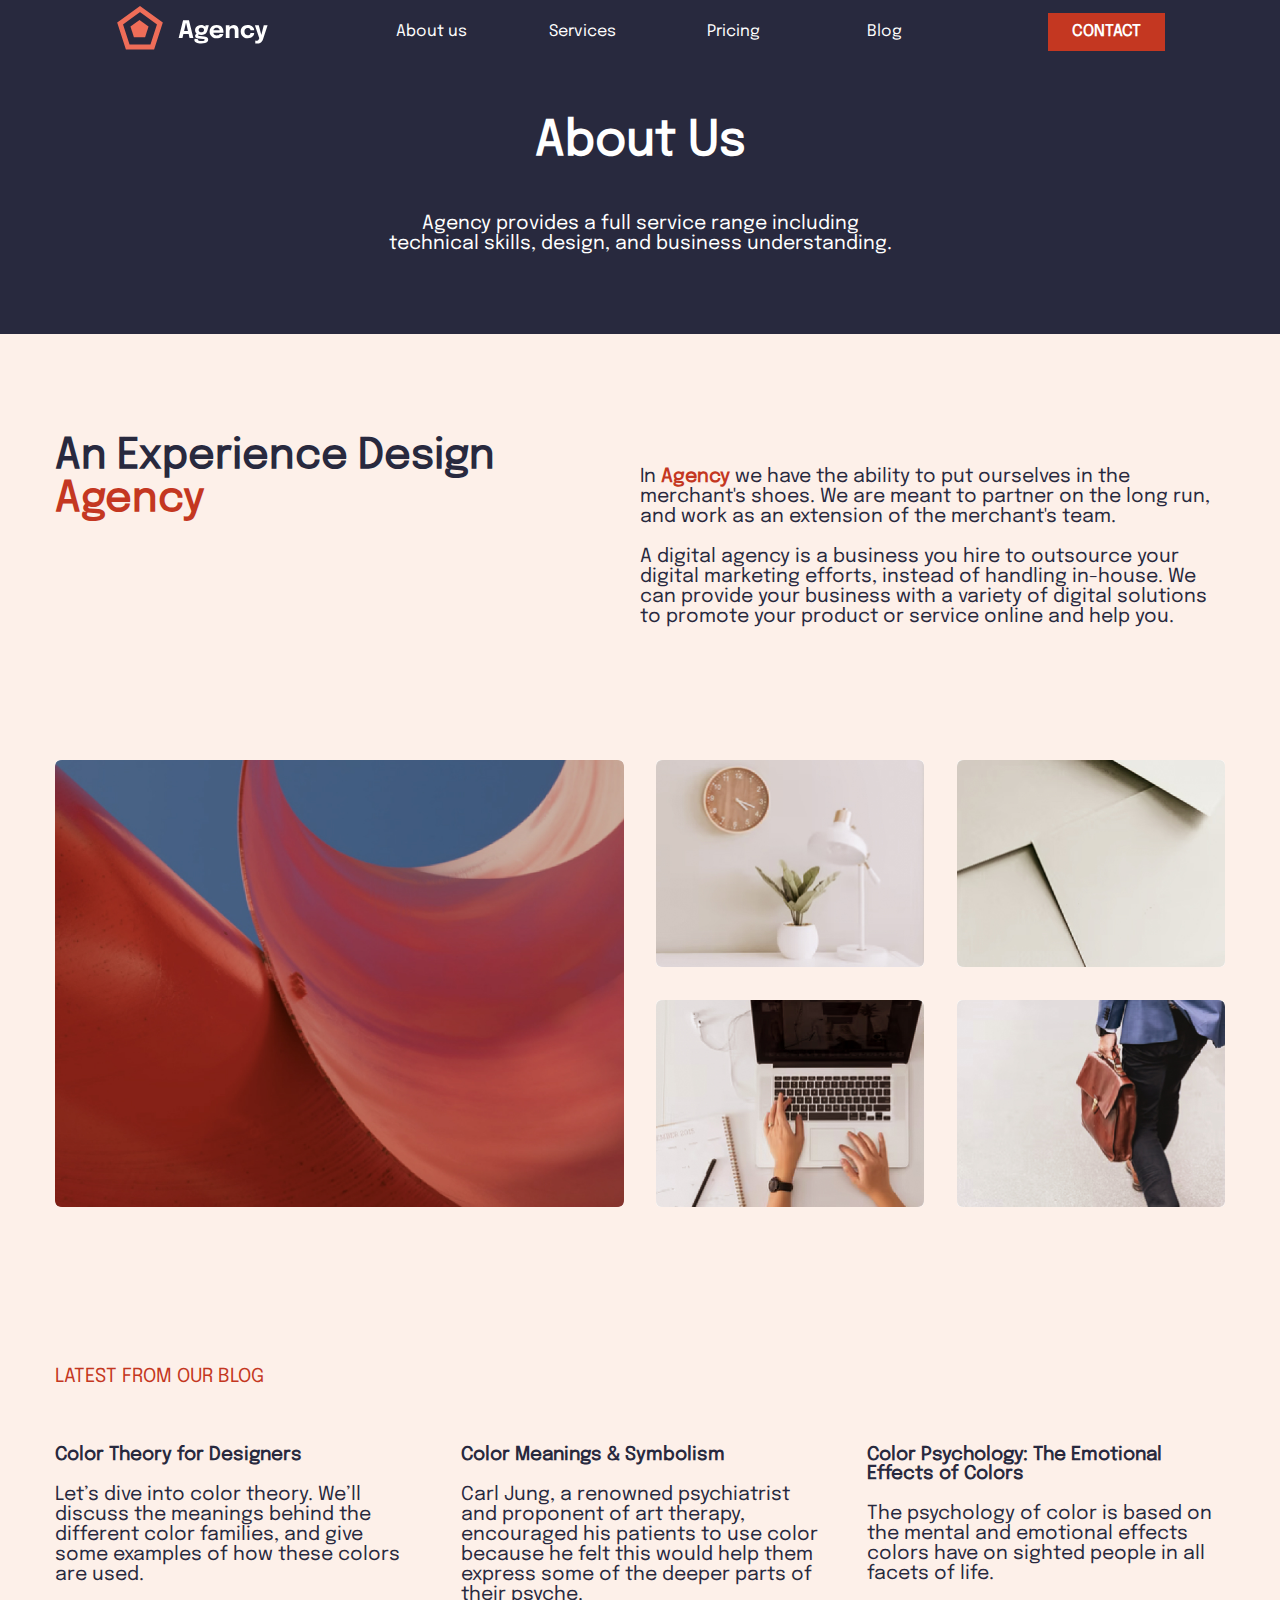
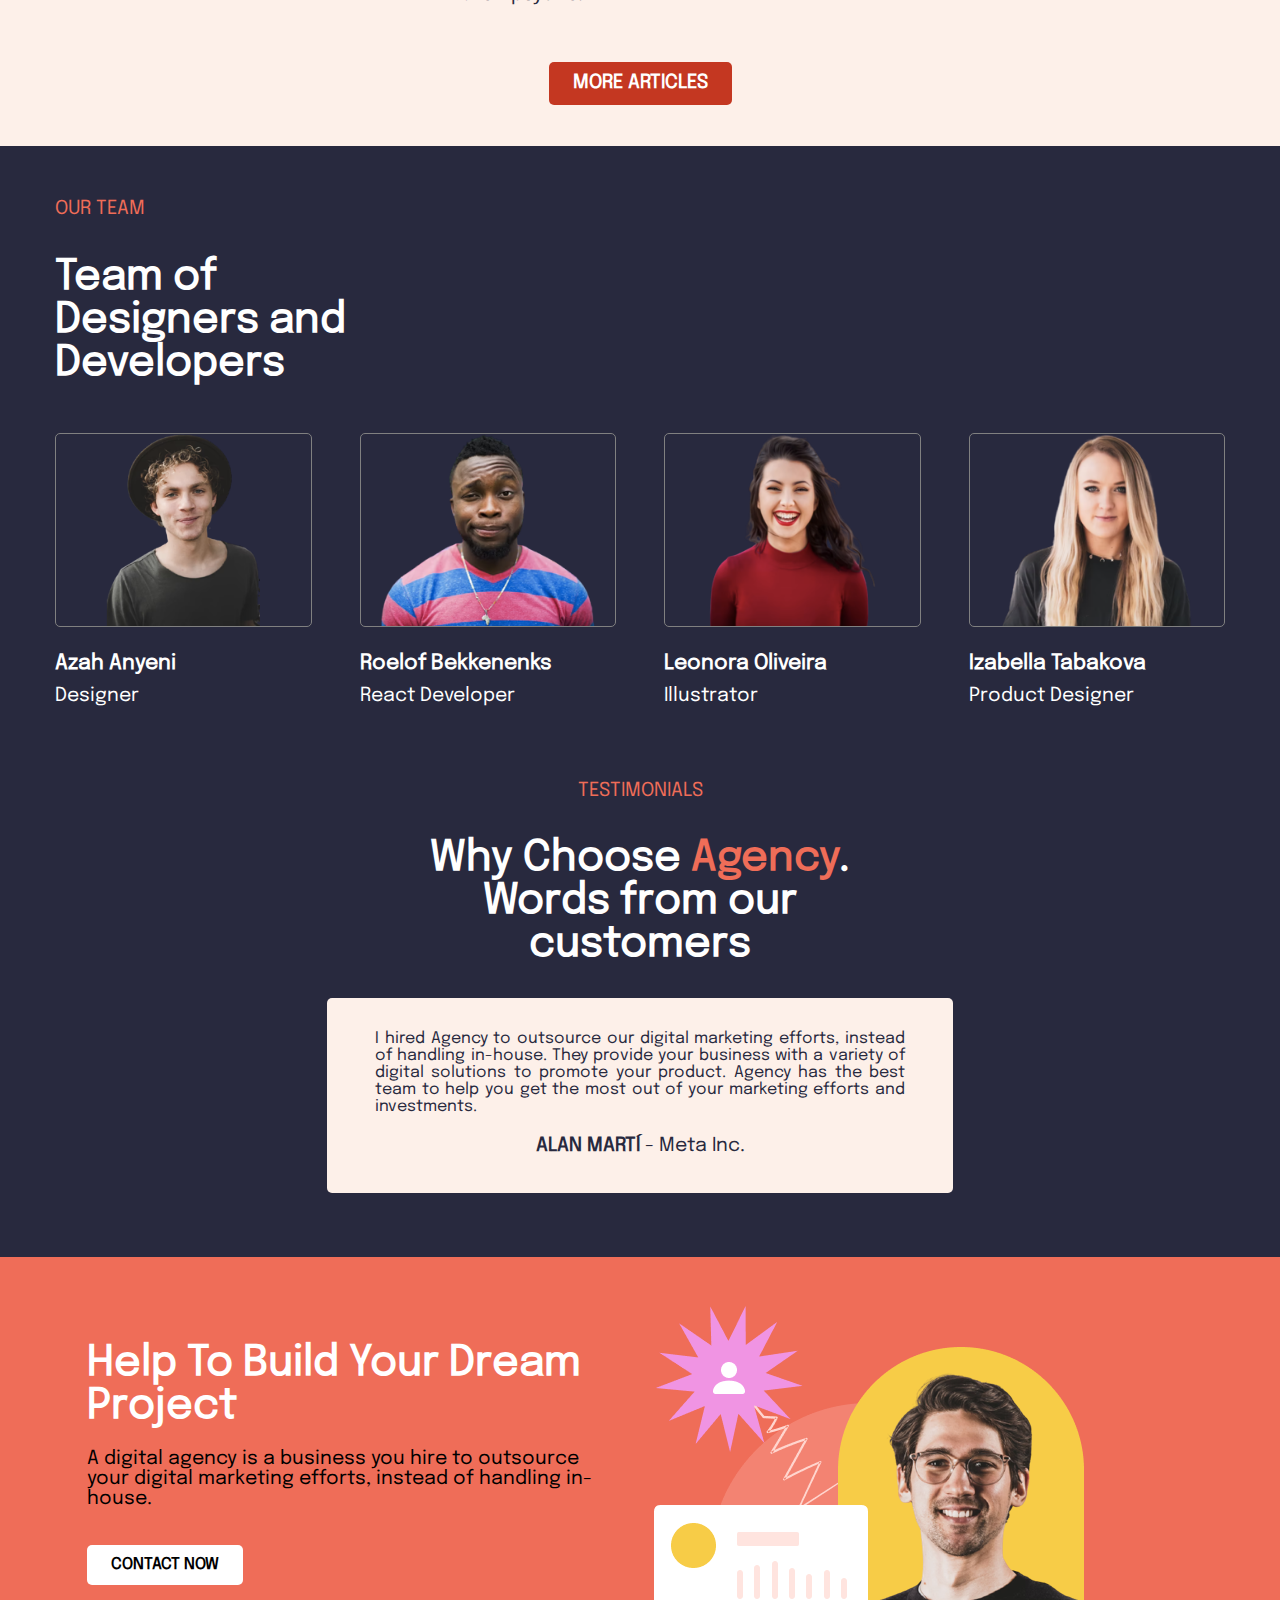
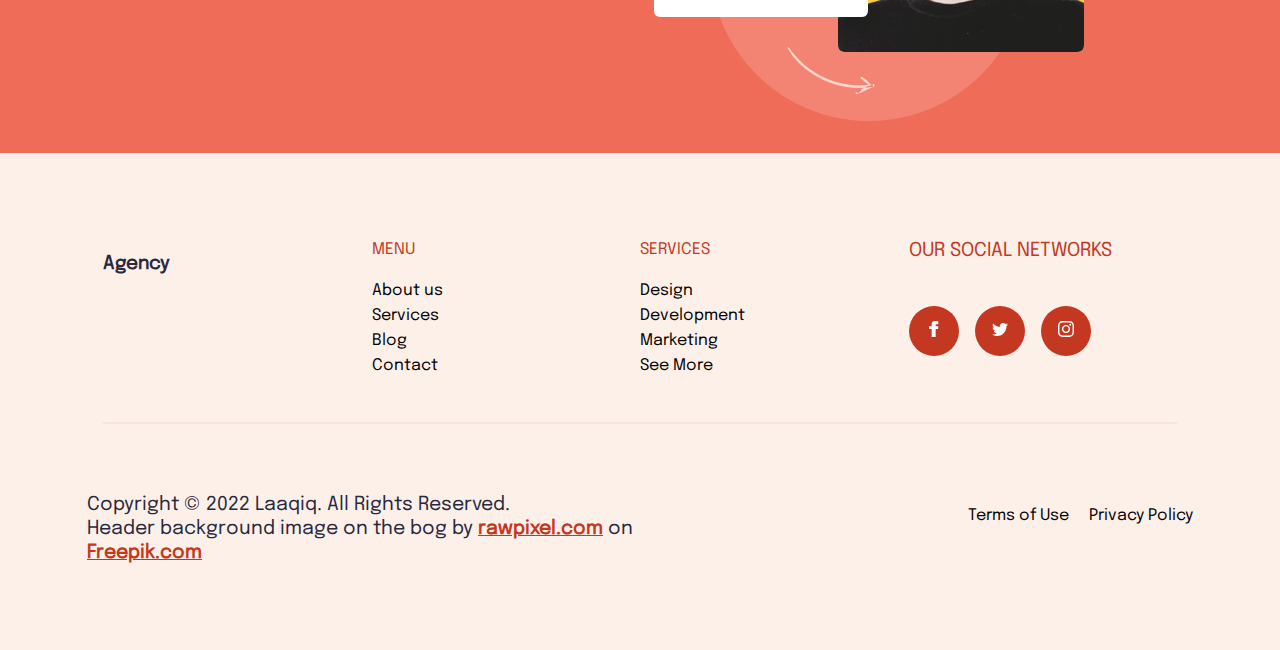
<file: Practical/index.html>
<!DOCTYPE html>
<html lang="en-US">
    <head>
        <meta charset="utf-8">
        <meta name="author" content="Alejandro Pérez Bueno">
        <meta name="description" content="Experience Design Agency">
        <meta name="keywords" content="design, agency, color, develop, about">
        <title>Agency - About Us</title>
        <link rel="icon" type="image/x-icon" href="./img/favicon.ico">
        <link rel="stylesheet" href="./css/style.css">
    </head>
    <body>
        <a id="skip-link" class="screen-reader-text" href="#main">Skip to Content</a>
        <header class="darkblue">
            <div class="container">
                <a href="./index.html" title="Agency"><img src="./img/logo.svg" alt="Agency logo" title="Agency logo"></a>
                <nav><ul>
                    <li><a href="./index.html" title="See About us section">About us</a></li>
                    <li><a href="#" title="Go to Services">Services</a></li>
                    <li><a href="#" title="Go to Pricing">Pricing</a></li>
                    <li><a href="#" title="See Blog">Blog</a></li>
                </ul></nav>
                <a class="button red" href="./contact.html" title="Contact us">Contact</a>
            </div>
        </header>
        <div class="darkblue subheader" id="main">
            <div class="container">
               <h1>About Us</h1>
               <p>Agency provides a full service range including technical skills, design, and business understanding.</p>
           </div>
        </div>
        <article>
            <h2 class="screen-reader-text">.</h2>
            <section>
                <div class="container">
                    <div class="title-and-description">
                        <h2>An Experience Design <span class="red">Agency</span></h2>
                        <div>
                            <p>In <span class="red bold">Agency</span> we have the ability to put ourselves in the merchant's shoes. We are meant to partner on the long run, and work as an extension of the merchant's team.</p>
                            <p>A digital agency is a business you hire to outsource your digital marketing efforts, instead of handling in-house. We can provide your business with a variety of digital solutions to promote your product or service online and help you.</p>
                        </div>
                    </div>
                    <div class="image-gallery">
                        <img src="./img/red-fabrics.jpg" alt="Red Fabric Picture" title="Red Fabric Picture">
                        <div>
                            <img src="./img/watch-lamp.jpg" alt="Watch Lamp Picture" title="Watch Lamp Picture">
                            <img src="./img/papers.jpg" alt="Papers Picture" title="Papers Picture">
                            <img src="./img/laptop.jpg" alt="Laptop Picture" title="Laptop Picture">
                            <img src="./img/wallet.jpg" alt="Suitcase Picture" title="Suitcase Picture">
                        </div>
                    </div>
                    <div>
                        <p class="pre red">Latest from our blog</p>
                        <div class="columns">
                            <div>
                                <h3>Color Theory for Designers</h3>
                                <p>Let’s dive into color theory. We’ll discuss the meanings behind the different color families, and give some examples of how these colors are used.</p>
                            </div>
                            <div>
                                <h3>Color Meanings & Symbolism</h3>
                                <p>Carl Jung, a renowned psychiatrist and proponent of art therapy, encouraged his patients to use color because he felt this would help them express some of the deeper parts of their psyche.</p>
                            </div>
                            <div>
                                <h3>Color Psychology: The Emotional Effects of Colors</h3>
                                <p>The psychology of color is based on the mental and emotional effects colors have on sighted people in all facets of life.</p>
                            </div>
                        </div>
                        <p><a class="button red" href="./color-theory-for-designers.html" title="See More Articles">More articles</a></p>
                    </div>
                </div>
            </section>
            <section class="darkblue">
                <div class="container">
                    <p class="pre red">Our Team</p>
                    <h2 class="left">Team of Designers and Developers</h2>
                    <div class="picturelist">
                        <div>
                            <div class="pic">
                                <img src="./img/azah-anyeni.png" alt="Picture of Azah Anyeni" title="Picture of Azah Anyeni">
                            </div>
                            <p>Azah Anyeni<br>Designer</p>
                        </div>
                        <div>
                            <div class="pic">
                                <img src="./img/roelof-bekkenenks.png" alt="Picture of Roelof Bekkenenks" title="Picture of Roelof Bekkenenks">
                            </div>
                            <p>Roelof Bekkenenks<br>React Developer</p>
                        </div>
                        <div>
                            <div class="pic">
                                <img src="./img/leonora-oliveira.png" alt="Picture of Leonora Oliveira" title="Picture of Leonora Oliveira">
                            </div>
                            <p>Leonora Oliveira<br>Illustrator</p>
                        </div>
                        <div>
                            <div class="pic">
                                <img src="./img/izabella-tabakova.png" alt="Picture of Izabella Tabakova" title="Picture of ">
                            </div>
                            <p>Izabella Tabakova<br>Product Designer</p>
                        </div>
                    </div>
                    <div class="center"> 
                        <p class="pre red">Testimonials</p>
                        <h2>Why Choose <span class="red">Agency</span>. Words from our customers</h2>
                        <div class="quote">
                            <blockquote>I hired Agency to outsource our digital marketing efforts, instead of handling in-house. They provide your business with a variety of digital solutions to promote your product. Agency has the best team to help you get the most out of your marketing efforts and investments.</blockquote>
                            <p><span class="pre bold">Alan Martí</span> - Meta Inc.</p>
                        </div>
                    </div>
                </div>
            </section>
            <section class="red">
                <div class="container">
                    <div class="description-and-image">
                        <div>
                            <h2>Help To Build Your Dream Project</h2>
                            <p>A digital agency is a business you hire to outsource your digital marketing efforts, instead of handling in-house.</p>
                            <a class="white button" href="#" title="Contact Us Now">Contact now</a>
                        </div>
                        <img src="./img/dream-project.png" alt="Image of a smiling man with cool graphics around him" title="Image of a smiling man with cool graphics around him">
                    </div>
                </div>
            </section>
        </article>
        <footer class="container">
            <div class="contact">
                <h3>Agency</h3>
                <ul>
                    <li class="pre red">Menu</li>
                    <li><a href="./index.html" title="See About us section">About us</a></li>
                    <li><a href="#" title="Go to Services">Services</a></li>
                    <li><a href="#" title="See Blog">Blog</a></li>
                    <li><a href="./contact.html" title="Contact us">Contact</a></li>
                </ul>
                <ul>
                    <li class="pre red">Services</li>
                    <li><a href="#" title="Go to design">Design</a></li>
                    <li><a href="#" title="Go to development">Development</a></li>
                    <li><a href="#" title="Go to Marketing">Marketing</a></li>
                    <li><a href="#" title="See more section">See More</a></li>
                </ul>
                <div>
                    <p class="pre red">Our Social Networks</p>
                    <ul>
                        <li><a class="red circle" href="https://www.facebook.com/agency" title="Follow us on Facebook"><img src="./img/facebook.svg" alt="Facebook Logo"></a></li>
                        <li><a class="red circle" href="https://www.twitter.com/agency" title="Follow us on Twitter"><img src="./img/twitter.svg" alt="Twitter Logo"></a></li>
                        <li><a class="red circle" href="https://www.instagram.com/agency" title="Follow us on Instagram"><img src="./img/instagram.svg" alt="Instagram Logo"></a></li>
                    </ul>
                </div>
            </div>
            <div class="legal">
                <p>Copyright &copy; 2022 Laaqiq. All Rights Reserved.<br>Header background image on the bog by <a class="red" href="https://rawpixel.com" title="Rawpixel Website">rawpixel.com</a> on <a class="red" href="https://frepik.com" title="Freepik Website">Freepik.com</a></p>
                <ul>
                    <li><a href="#" title="View Terms and Conditions">Terms of Use</a></li>
                    <li><a href="#" title="View Privacy Policy">Privacy Policy</a></li>
                </ul>
            </div>
        </footer>
    </body>
</html>
</file>
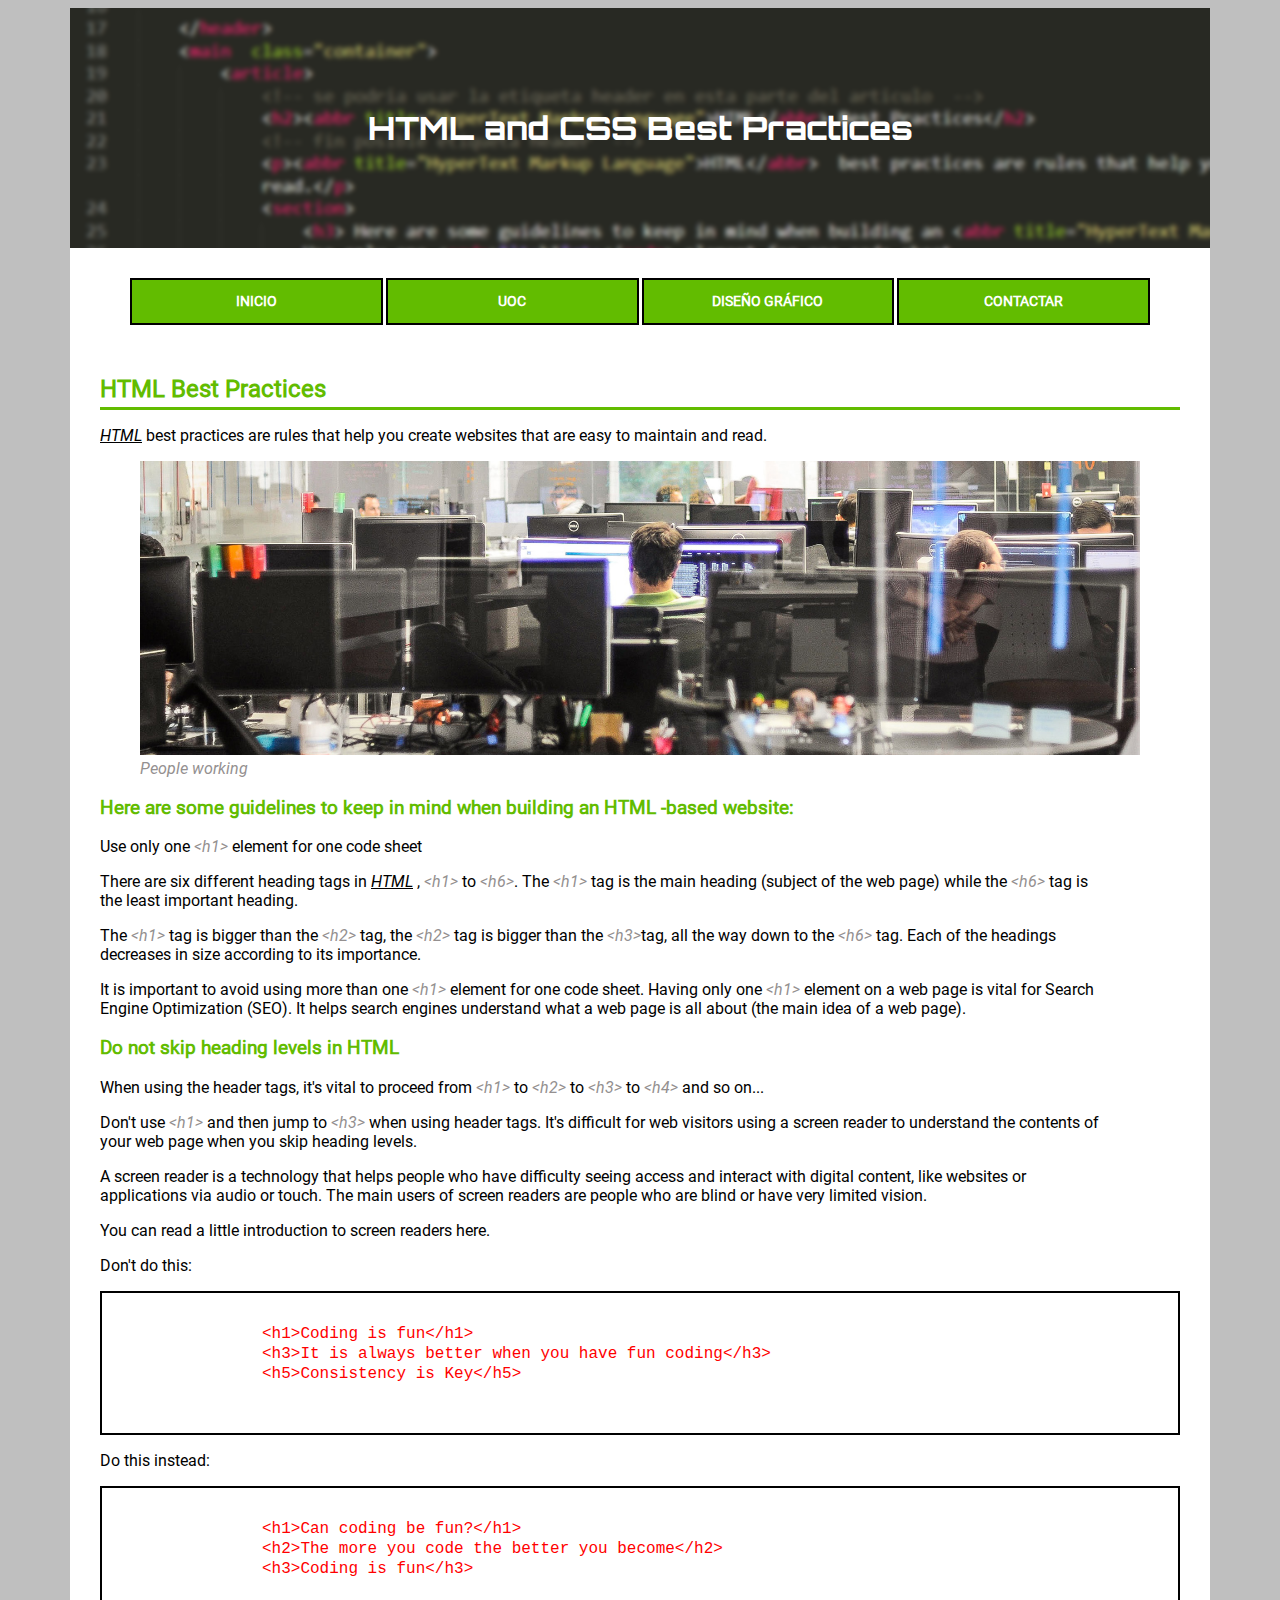
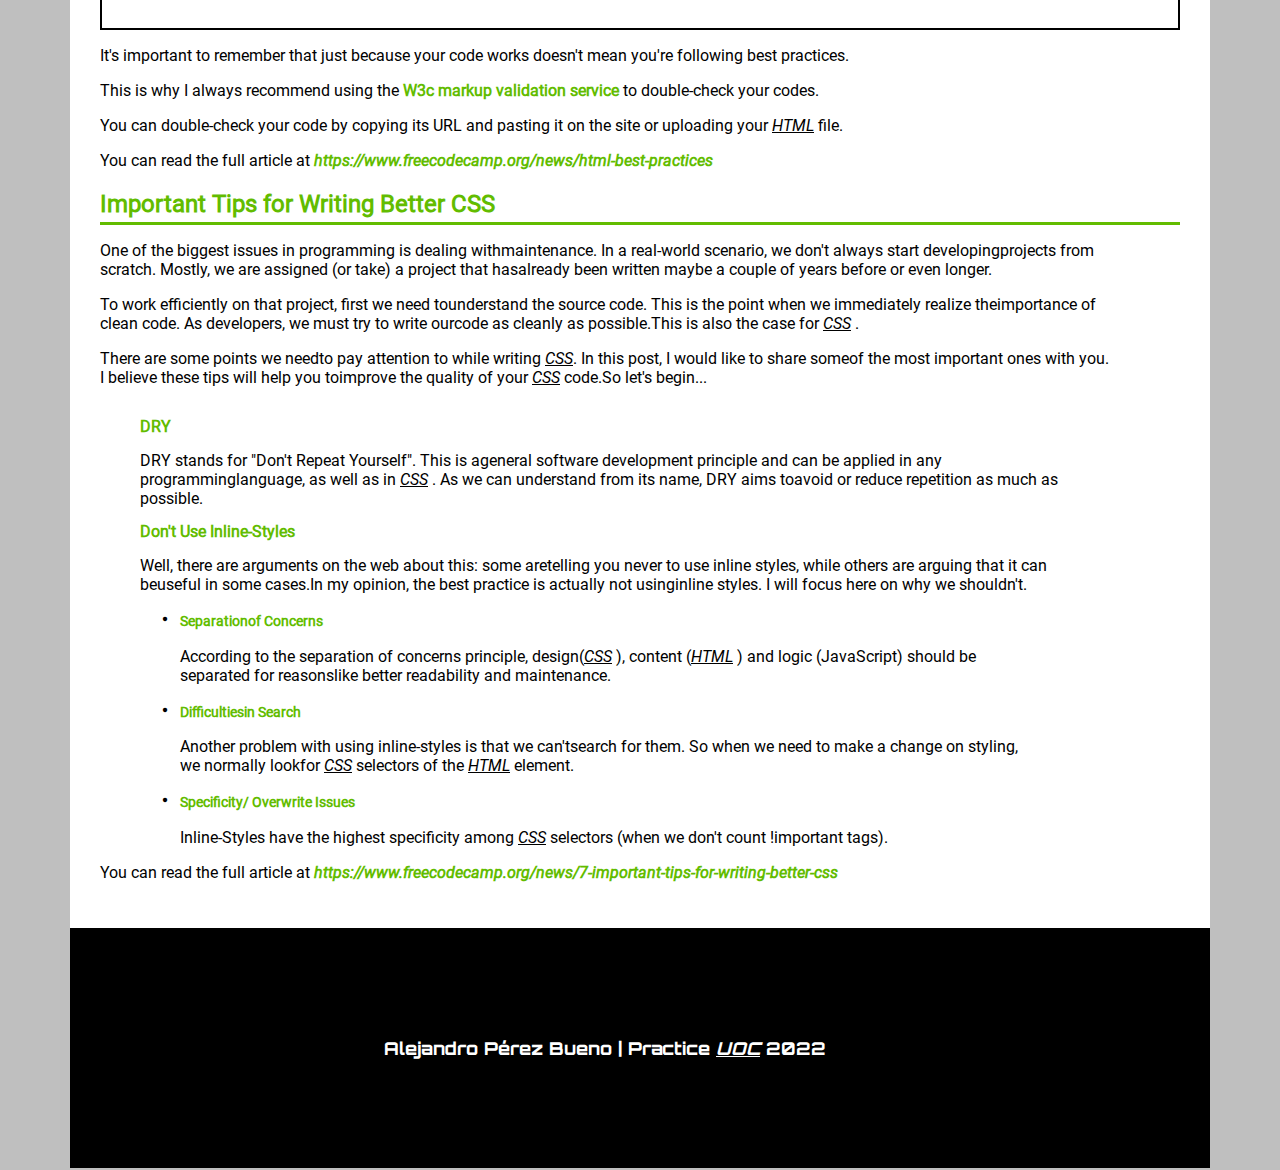
<file: 1. Textual Web/2. Exercise/index.html>
<!DOCTYPE html>
<html lang="en-US">
    <head>
        <meta charset="utf-8">
        <meta name="author" content="Alejandro Pérez Bueno">
        <meta name="description" content="A basic introduction to HTML and CSS best practices">
        <meta name="keywords" content="HTML, CSS, Best Practices, guidelines, markup">
        <title>HTML and CSS Best Practices</title>
        <link rel="icon" type="image/x-icon" href="./images/favicon.ico">
        <link rel="stylesheet" href="./styles.css">
    </head>
    <body>
        <div class="page">
            <div class="header">
                <h1 class="center" >HTML and CSS Best Practices</h1>
            </div>
            <div class="content">
                <nav class="navigation">
                    <a class="nav_button" href="./index.html">INICIO</a>
                    <a class="nav_button" target="_blank" href="https://uoc.edu">UOC</a>
                    <a class="nav_button" target="_blank" href="https://www.rasmussen.edu/degrees/design/blog/what-is-graphic-design">DISEÑO GRÁFICO</a>
                    <a class="nav_button" href="mailto:aperez-b@uoc.edu">CONTACTAR</a>
                </nav>
                <div class="underline"><h2>HTML Best Practices</h2></div>
                <p><u>HTML</u> best practices are rules that help you create websites that are easy to maintain and read.</p>
                <figure>
                    <img src="./images/trabajando.jpg" title="People working" alt="People working">
                    <figcaption><em>People working</em></figcaption>
                </figure>
                <h3>Here are some guidelines to keep in mind when building an HTML -based website:</h3>
                <p>Use only one <em>&lt;h1&gt;</em> element for one code sheet</p>
                <p>There are six different heading tags in <u>HTML</u> , <em>&lt;h1&gt;</em> to <em>&lt;h6&gt;</em>. The <em>&lt;h1&gt;</em> tag is the main heading (subject of the web page) while the <em>&lt;h6&gt;</em> tag is the least important heading.</p>
                <p>The <em>&lt;h1&gt;</em> tag is bigger than the <em>&lt;h2&gt;</em> tag, the <em>&lt;h2&gt;</em> tag is bigger than the <em>&lt;h3&gt;</em>tag, all the way down to the <em>&lt;h6&gt;</em> tag. Each of the headings decreases in size according to its importance.</p>
                <p>It is important to avoid using more than one <em>&lt;h1&gt;</em> element for one code sheet. Having only one <em>&lt;h1&gt;</em> element on a web page is vital for Search Engine Optimization (SEO). It helps search engines understand what a web page is all about (the main idea of a web page).</p>
                <h3>Do not skip heading levels in HTML</h3>
                <p>When using the header tags, it's vital to proceed from <em>&lt;h1&gt;</em> to <em>&lt;h2&gt;</em> to <em>&lt;h3&gt;</em> to <em>&lt;h4&gt;</em> and so on...</p>
                <p>Don't use <em>&lt;h1&gt;</em> and then jump to <em>&lt;h3&gt;</em> when using header tags. It's difficult for web visitors using a screen reader to understand the contents of your web page when you skip heading levels.</p>
                <p>A screen reader is a technology that helps people who have difficulty seeing access and interact with digital content, like websites or applications via audio or touch. The main users of screen readers are people who are blind or have very limited vision.</p>
                <p>You can read a little introduction to screen readers here.</p>
                <p>Don't do this:</p>
                <div class="code"><code>
                            &lt;h1&gt;Coding is fun&lt;/h1&gt;<br>
                            &lt;h3&gt;It is always better when you have fun coding&lt;/h3&gt;<br>
                            &lt;h5&gt;Consistency is Key&lt;/h5&gt;<br>
                        </code></div>
                <p>Do this instead:</p>
                <div class="code"><code>
                            &lt;h1&gt;Can coding be fun?&lt;/h1&gt;<br>
                            &lt;h2&gt;The more you code the better you become&lt;/h2&gt;<br>
                            &lt;h3&gt;Coding is fun&lt;/h3&gt;<br>
                        </code></div>
                <p>It's important to remember that just because your code works doesn't mean you're following best practices.</p>
                <p>This is why I always recommend using the <a target="_blank" href="https://validator.w3.org/">W3c markup validation service</a> to double-check your codes.</p>
                <p>You can double-check your code by copying its URL and pasting it on the site or uploading your <u>HTML</u> file.</p>
                <p>You can read the full article at <a target="_blank" href="https://www.freecodecamp.org/news/html-best-practices"><i>https://www.freecodecamp.org/news/html-best-practices</i></a></p>
                <div class="underline"><h2>Important Tips for Writing Better CSS</h2></div>
                <p>One of the biggest issues in programming is dealing withmaintenance. In a real-world scenario, we don't always start developingprojects from scratch. Mostly, we are assigned (or take) a project that hasalready been written maybe a couple of years before or even longer.</p>
                <p>To work efficiently on that project, first we need tounderstand the source code. This is the point when we immediately realize theimportance of clean code. As developers, we must try to write ourcode as cleanly as possible.This is also the case for <u>CSS</u> .</p>
                <p>There are some points we needto pay attention to while writing <u>CSS</u>. In this post, I would like to share someof the most important ones with you. I believe these tips will help you toimprove the quality of your <u>CSS</u> code.So let's begin...</p>
                <ul>
                    <li class="description">DRY</li>
                    <li>DRY stands for "Don't Repeat Yourself". This is ageneral software development principle and can be applied in any programminglanguage, as well as in <u>CSS</u> . As we can understand from its name, DRY aims toavoid or reduce repetition as much as possible.</li>
                    <li class="description">Don't Use Inline-Styles</li>
                    <li>Well, there are arguments on the web about this: some aretelling you never to use inline styles, while others are arguing that it can beuseful in some cases.In my opinion, the best practice is actually not usinginline styles. I will focus here on why we shouldn't.
                    <ul>
                        <li class="list">Separationof Concerns</li>
                        <li>According to the separation of concerns principle, design(<u>CSS</u> ), content (<u>HTML</u> ) and logic (JavaScript) should be separated for reasonslike better readability and maintenance.</li>
                        <li class="list">Difficultiesin Search</li>
                        <li>Another problem with using inline-styles is that we can'tsearch for them. So when we need to make a change on styling, we normally lookfor <u>CSS</u> selectors of the <u>HTML</u> element.</li>
                        <li class="list">Specificity/ Overwrite Issues</li>
                        <li>Inline-Styles have the highest specificity among <u>CSS</u> selectors (when we don't count !important tags).</li>
                    </ul>
                    </li>
                </ul>
                <p>You can read the full article at <a target="_blank" href="https://www.freecodecamp.org/news/7-important-tips-for-writing-better-css"><i>https://www.freecodecamp.org/news/7-important-tips-for-writing-better-css</i></a></p>
            </div>
            <div class="footer"><p class="center">Alejandro Pérez Bueno | Practice <u>UOC</u> 2022</p></div>
        </div>
    </body>
</html>
</file>
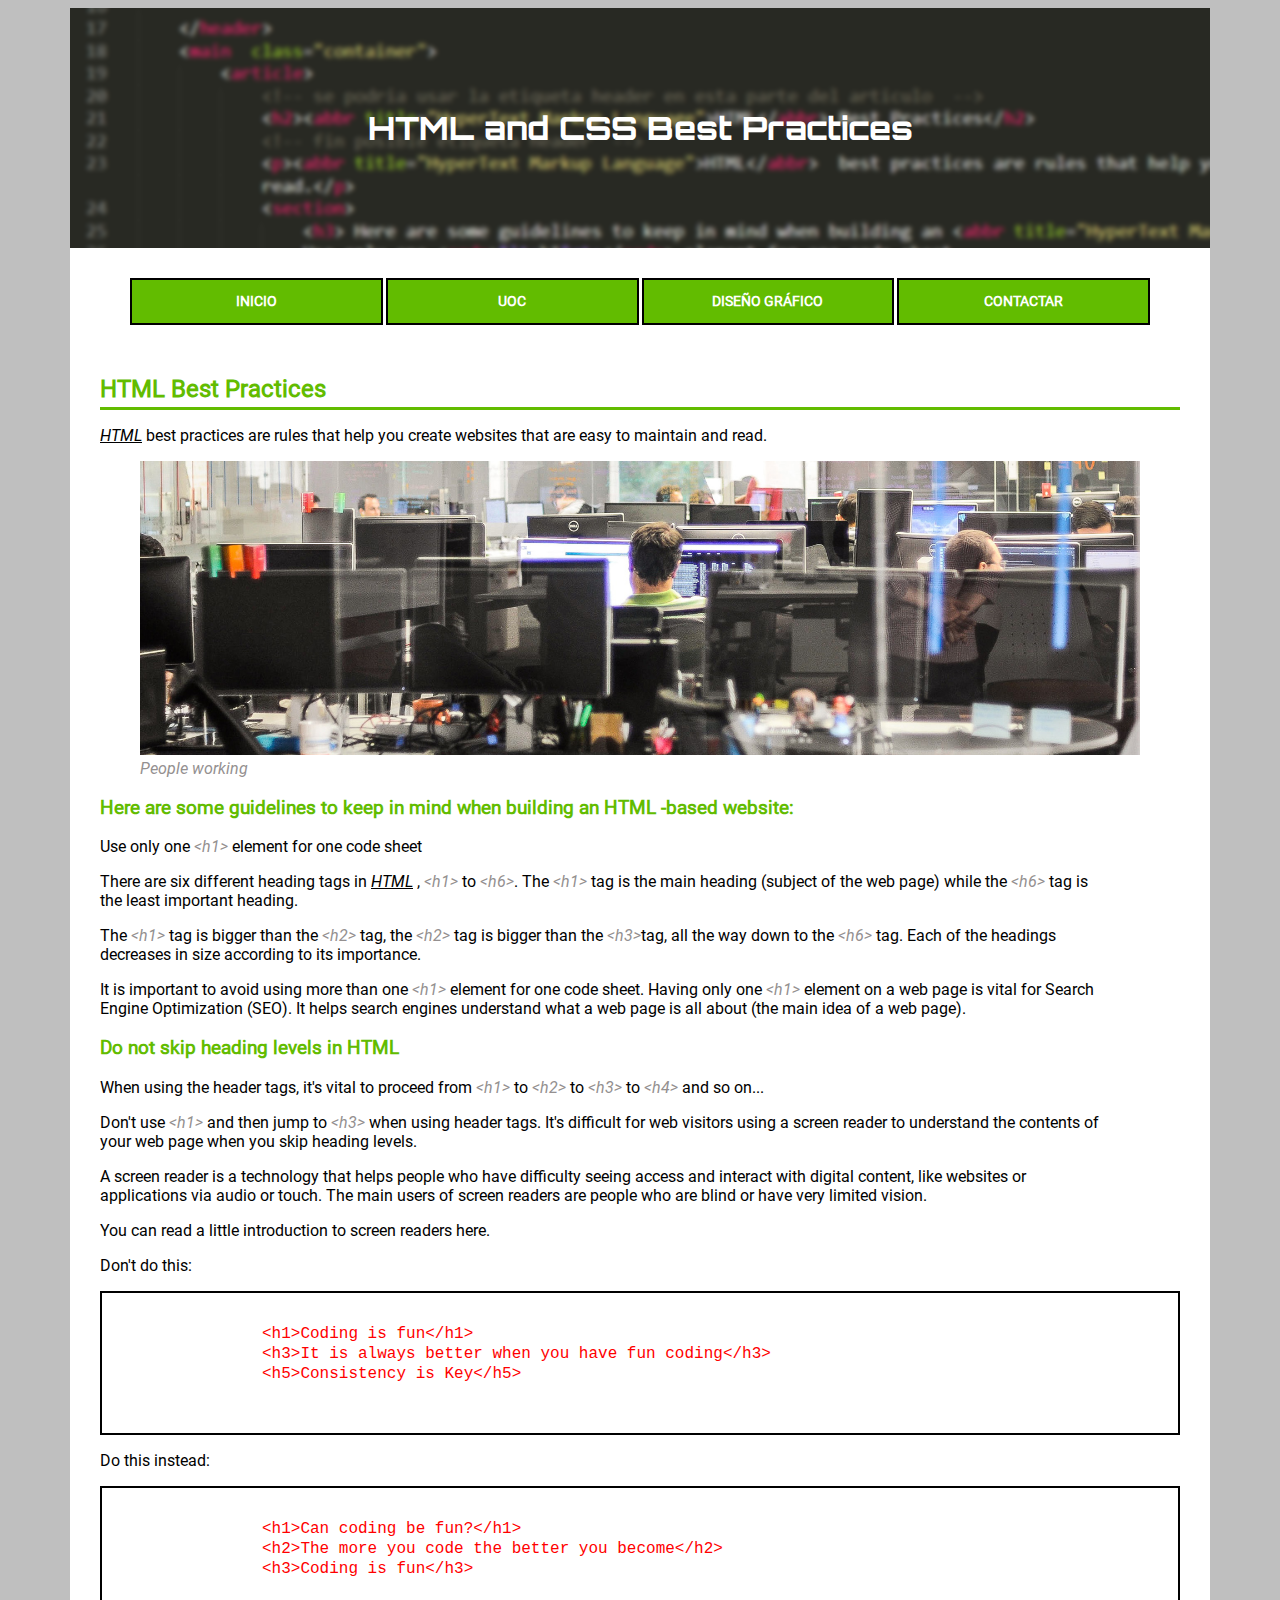
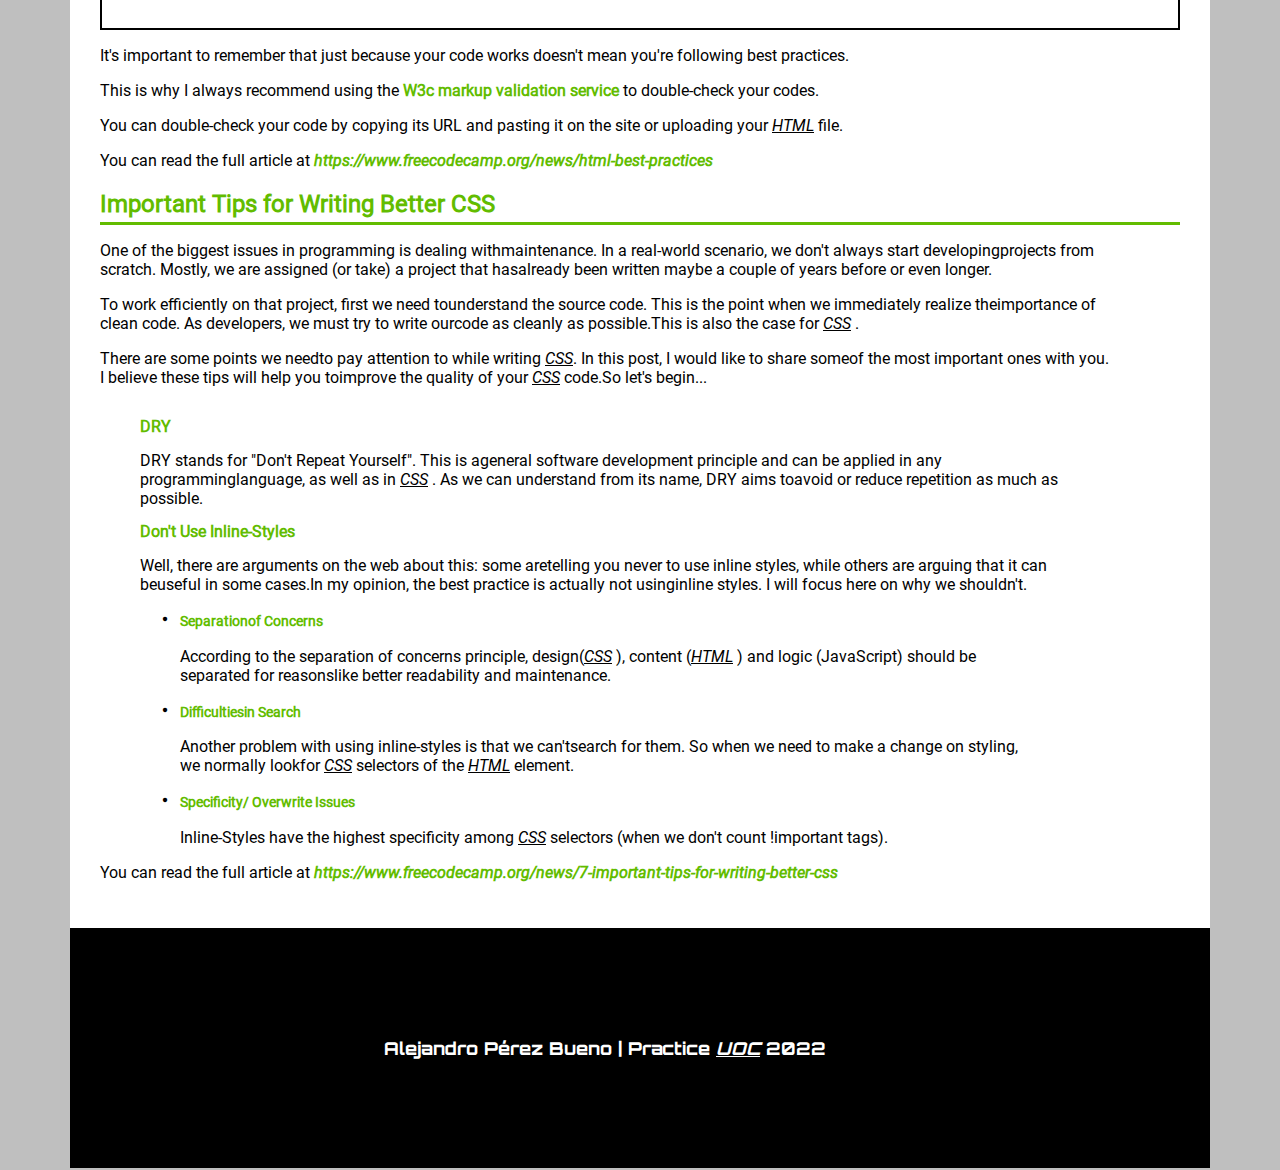
<file: 1st CAA. Textual Web/2. Exercise/index.html>
<!DOCTYPE html>
<html lang="en-US">
   <head>
      <meta charset="utf-8">
      <meta name="author" content="Alejandro Pérez Bueno">
      <meta name="description" content="A basic introduction to HTML and CSS best practices">
      <meta name="keywords" content="HTML, CSS, Best Practices, guidelines, markup">
      <title>HTML and CSS Best Practices</title>
      <link rel="icon" type="image/x-icon" href="./images/favicon.ico">
      <link rel="stylesheet" href="./styles.css">
   </head>
   <body>
      <div class="page">
         <div class="header">
            <h1 class="center" >HTML and CSS Best Practices</h1>
         </div>
         <div class="content">
            <nav class="navigation">
               <a class="nav_button" href="./index.html">INICIO</a>
               <a class="nav_button" target="_blank" href="https://uoc.edu">UOC</a>
               <a class="nav_button" target="_blank" href="https://www.rasmussen.edu/degrees/design/blog/what-is-graphic-design">DISEÑO GRÁFICO</a>
               <a class="nav_button" href="mailto:aperez-b@uoc.edu">CONTACTAR</a>
            </nav>
            <div class="underline"><h2>HTML Best Practices</h2></div>
            <p><u>HTML</u> best practices are rules that help you create websites that are easy to maintain and read.</p>
            <figure>
               <img src="./images/trabajando.jpg" title="People working" alt="People working">
               <figcaption><em>People working</em></figcaption>
            </figure>
            <h3>Here are some guidelines to keep in mind when building an HTML -based website:</h3>
            <p>Use only one <em>&lt;h1&gt;</em> element for one code sheet</p>
            <p>There are six different heading tags in <u>HTML</u> , <em>&lt;h1&gt;</em> to <em>&lt;h6&gt;</em>. The <em>&lt;h1&gt;</em> tag is the main heading (subject of the web page) while the <em>&lt;h6&gt;</em> tag is the least important heading.</p>
            <p>The <em>&lt;h1&gt;</em> tag is bigger than the <em>&lt;h2&gt;</em> tag, the <em>&lt;h2&gt;</em> tag is bigger than the <em>&lt;h3&gt;</em>tag, all the way down to the <em>&lt;h6&gt;</em> tag. Each of the headings decreases in size according to its importance.</p>
            <p>It is important to avoid using more than one <em>&lt;h1&gt;</em> element for one code sheet. Having only one <em>&lt;h1&gt;</em> element on a web page is vital for Search Engine Optimization (SEO). It helps search engines understand what a web page is all about (the main idea of a web page).</p>
            <h3>Do not skip heading levels in HTML</h3>
            <p>When using the header tags, it's vital to proceed from <em>&lt;h1&gt;</em> to <em>&lt;h2&gt;</em> to <em>&lt;h3&gt;</em> to <em>&lt;h4&gt;</em> and so on...</p>
            <p>Don't use <em>&lt;h1&gt;</em> and then jump to <em>&lt;h3&gt;</em> when using header tags. It's difficult for web visitors using a screen reader to understand the contents of your web page when you skip heading levels.</p>
            <p>A screen reader is a technology that helps people who have difficulty seeing access and interact with digital content, like websites or applications via audio or touch. The main users of screen readers are people who are blind or have very limited vision.</p>
            <p>You can read a little introduction to screen readers here.</p>
            <p>Don't do this:</p>
            <div class="code"><code>
                     &lt;h1&gt;Coding is fun&lt;/h1&gt;<br>
                     &lt;h3&gt;It is always better when you have fun coding&lt;/h3&gt;<br>
                     &lt;h5&gt;Consistency is Key&lt;/h5&gt;<br>
                  </code></div>
            <p>Do this instead:</p>
            <div class="code"><code>
                     &lt;h1&gt;Can coding be fun?&lt;/h1&gt;<br>
                     &lt;h2&gt;The more you code the better you become&lt;/h2&gt;<br>
                     &lt;h3&gt;Coding is fun&lt;/h3&gt;<br>
                  </code></div>
            <p>It's important to remember that just because your code works doesn't mean you're following best practices.</p>
            <p>This is why I always recommend using the <a target="_blank" href="https://validator.w3.org/">W3c markup validation service</a> to double-check your codes.</p>
            <p>You can double-check your code by copying its URL and pasting it on the site or uploading your <u>HTML</u> file.</p>
            <p>You can read the full article at <a target="_blank" href="https://www.freecodecamp.org/news/html-best-practices"><i>https://www.freecodecamp.org/news/html-best-practices</i></a></p>
            <div class="underline"><h2>Important Tips for Writing Better CSS</h2></div>
            <p>One of the biggest issues in programming is dealing withmaintenance. In a real-world scenario, we don't always start developingprojects from scratch. Mostly, we are assigned (or take) a project that hasalready been written maybe a couple of years before or even longer.</p>
            <p>To work efficiently on that project, first we need tounderstand the source code. This is the point when we immediately realize theimportance of clean code. As developers, we must try to write ourcode as cleanly as possible.This is also the case for <u>CSS</u> .</p>
            <p>There are some points we needto pay attention to while writing <u>CSS</u>. In this post, I would like to share someof the most important ones with you. I believe these tips will help you toimprove the quality of your <u>CSS</u> code.So let's begin...</p>
            <ul>
               <li class="description">DRY</li>
               <li>DRY stands for "Don't Repeat Yourself". This is ageneral software development principle and can be applied in any programminglanguage, as well as in <u>CSS</u> . As we can understand from its name, DRY aims toavoid or reduce repetition as much as possible.</li>
               <li class="description">Don't Use Inline-Styles</li>
               <li>Well, there are arguments on the web about this: some aretelling you never to use inline styles, while others are arguing that it can beuseful in some cases.In my opinion, the best practice is actually not usinginline styles. I will focus here on why we shouldn't.
               <ul>
                  <li class="list">Separationof Concerns</li>
                  <li>According to the separation of concerns principle, design(<u>CSS</u> ), content (<u>HTML</u> ) and logic (JavaScript) should be separated for reasonslike better readability and maintenance.</li>
                  <li class="list">Difficultiesin Search</li>
                  <li>Another problem with using inline-styles is that we can'tsearch for them. So when we need to make a change on styling, we normally lookfor <u>CSS</u> selectors of the <u>HTML</u> element.</li>
                  <li class="list">Specificity/ Overwrite Issues</li>
                  <li>Inline-Styles have the highest specificity among <u>CSS</u> selectors (when we don't count !important tags).</li>
               </ul>
               </li>
            </ul>
            <p>You can read the full article at <a target="_blank" href="https://www.freecodecamp.org/news/7-important-tips-for-writing-better-css"><i>https://www.freecodecamp.org/news/7-important-tips-for-writing-better-css</i></a></p>
         </div>
         <div class="footer"><p class="center">Alejandro Pérez Bueno | Practice <u>UOC</u> 2022</p></div>
      </div>
   </body>
</html>
</file>
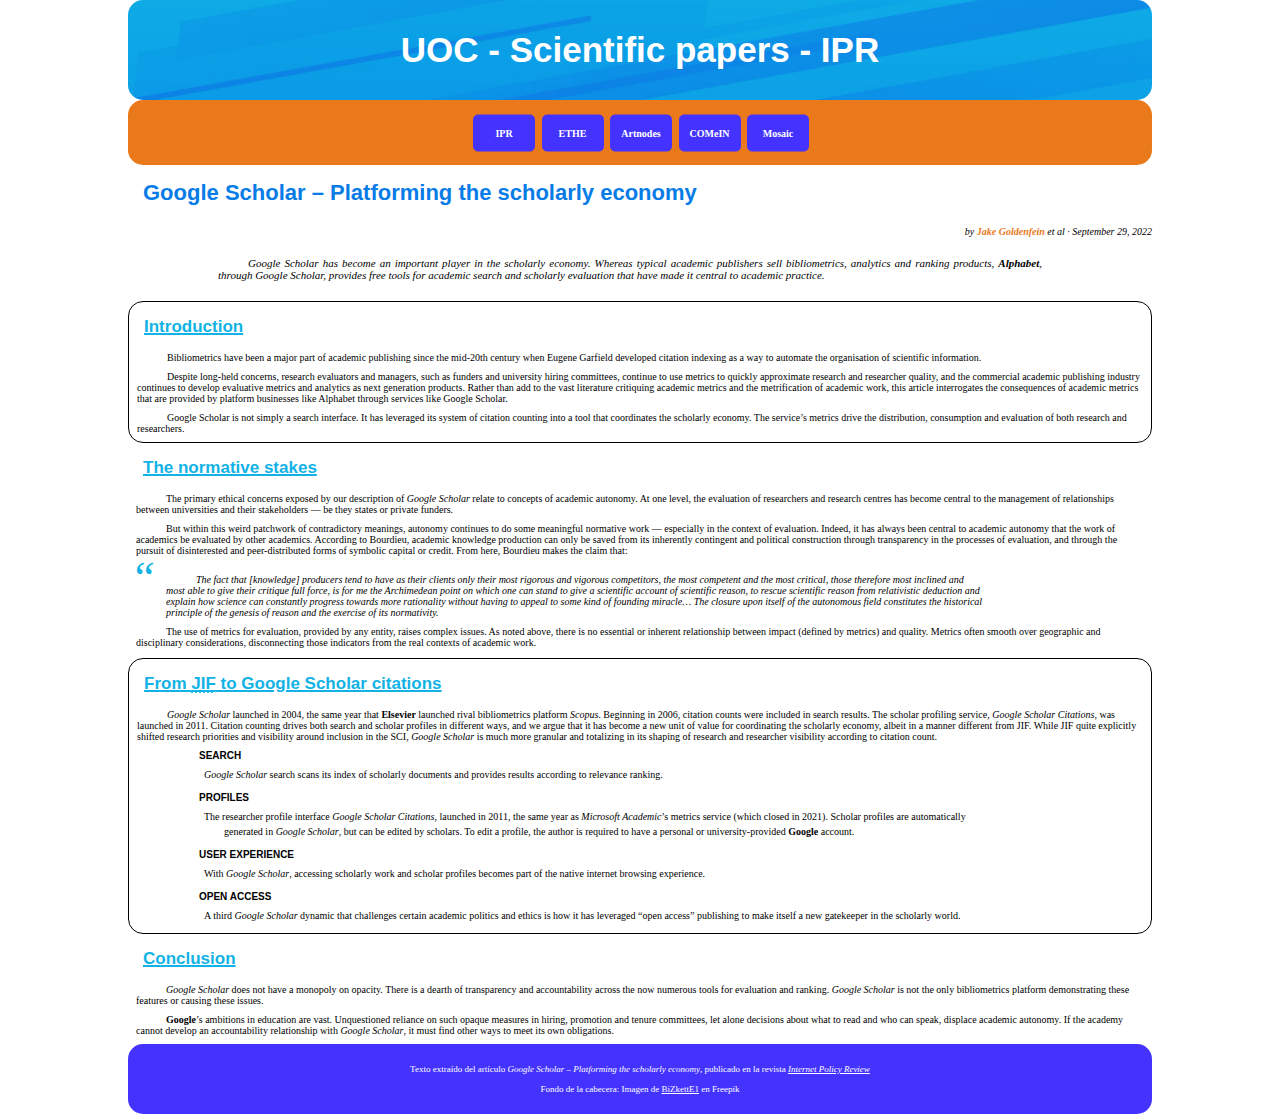
<file: 2nd CAA/2. Exercise/index.html>
<!DOCTYPE html>

<html lang="en-US">
    <head>
        <meta charset="utf-8">
        <meta name="author" content="Alejandro Pérez Bueno">
        <meta name="description" content="A bunch of scientific papers">
        <meta name="keywords" content="HTML, CSS, accessibility, UOC, science, guidelines, markup">
        <title>UOC - Scientific papers - IPR</title>
        <link rel="icon" type="image/x-icon" href="./img/icon.png">
        <link rel="stylesheet" href="./css/style.css">
    </head>
    <body>
        <a id="skip-link" class="screen-reader-text" href="#main">Skip to Content</a>
        <header>
            <h1>UOC - Scientific papers - IPR</h1>
        </header>
        <nav><ul>
            <li><a href="./index.html">IPR</a></li>
            <li><a href="./ethe.html">ETHE</a></li>
            <li><a href="./index.html">Artnodes</a></li>
            <li><a href="./index.html">COMeIN</a></li>
            <li><a href="./index.html">Mosaic</a></li>
            </ul></nav>
        <article id="#main">
            <h2>Google Scholar – Platforming the scholarly economy</h2>
            <p class="author">by <span >Jake Goldenfein</span> et al · September 29, 2022</p>
            <p>Google Scholar has become an important player in the scholarly economy. Whereas typical academic publishers sell bibliometrics, analytics and ranking products, <strong>Alphabet</strong>, through Google Scholar, provides free tools for academic search and scholarly evaluation that have made it central to academic practice.</p>
            <section class="border">
                <h3>Introduction</h3>
                <p>Bibliometrics have been a major part of academic publishing since the mid-20th century when Eugene Garfield developed citation indexing as a way to automate the organisation of scientific information.</p>
                <p>Despite long-held concerns, research evaluators and managers, such as funders and university hiring committees, continue to use metrics to quickly approximate research and researcher quality, and the commercial academic publishing industry continues to develop evaluative metrics and analytics as next generation products. Rather than add to the vast literature critiquing academic metrics and the metrification of academic work, this article interrogates the consequences of academic metrics that are provided by platform businesses like Alphabet through services like Google Scholar.</p>
                <p>Google Scholar is not simply a search interface. It has leveraged its system of citation counting into a tool that coordinates the scholarly economy. The service’s metrics drive the distribution, consumption and evaluation of both research and researchers.</p>
            </section>
            <section>
                <h3>The normative stakes</h3>
                <p>The primary ethical concerns exposed by our description of <em>Google Scholar</em> relate to concepts of academic autonomy. At one level, the evaluation of researchers and research centres has become central to the management of relationships between universities and their stakeholders — be they states or private funders.</p>
                <p>But within this weird patchwork of contradictory meanings, autonomy continues to do some meaningful normative work — especially in the context of evaluation. Indeed, it has always been central to academic autonomy that the work of academics be evaluated by other academics. According to Bourdieu, academic knowledge production can only be saved from its inherently contingent and political construction through transparency in the processes of evaluation, and through the pursuit of disinterested and peer-distributed forms of symbolic capital or credit. From here, Bourdieu makes the claim that:</p>
                <blockquote>The fact that [knowledge] producers tend to have as their clients only their most rigorous and vigorous competitors, the most competent and the most critical, those therefore most inclined and most able to give their critique full force, is for me the Archimedean point on which one can stand to give a scientific account of scientific reason, to rescue scientific reason from relativistic deduction and explain how science can constantly progress towards more rationality without having to appeal to some kind of founding miracle… The closure upon itself of the autonomous field constitutes the historical principle of the genesis of reason and the exercise of its normativity.</blockquote>
                <p>The use of metrics for evaluation, provided by any entity, raises complex issues. As noted above, there is no essential or inherent relationship between impact (defined by metrics) and quality. Metrics often smooth over geographic and disciplinary considerations, disconnecting those indicators from the real contexts of academic work.</p>
            </section>
            <section class="border">
                    <h3>From <span class="underline">JIF</span> to Google Scholar citations</h3>
                <p><em>Google Scholar</em> launched in 2004, the same year that <strong>Elsevier</strong> launched rival bibliometrics platform <em>Scopus</em>. Beginning in 2006, citation counts were included in search results. The scholar profiling service, <em>Google Scholar Citations</em>, was launched in 2011. Citation counting drives both search and scholar profiles in different ways, and we argue that it has become a new unit of value for coordinating the scholarly economy, albeit in a manner different from <span>JIF</span>. While <span>JIF</span> quite explicitly shifted research priorities and visibility around inclusion in the <span>SCI</span>, <em>Google Scholar</em> is much more granular and totalizing in its shaping of research and researcher visibility according to citation count.</p>
                <dl>
                    <dt>SEARCH</dt>
                    <dd><em>Google Scholar</em> search scans its index of scholarly documents and provides results according to relevance ranking.</dd>
                    <dt>PROFILES</dt>
                    <dd>The researcher profile interface <em>Google Scholar Citations</em>, launched in 2011, the same year as <em>Microsoft Academic</em>’s metrics service (which closed in 2021). Scholar profiles are automatically generated in <em>Google Scholar</em>, but can be edited by scholars. To edit a profile, the author is required to have a personal or university-provided <strong>Google</strong> account.</dd>
                    <dt>USER EXPERIENCE</dt>
                    <dd>With <em>Google Scholar</em>, accessing scholarly work and scholar profiles becomes part of the native internet browsing experience.</dd>
                    <dt>OPEN ACCESS</dt>
                    <dd>A third <em>Google Scholar</em> dynamic that challenges certain academic politics and ethics is how it has leveraged “open access” publishing to make itself a new gatekeeper in the scholarly world.</dd>

                </dl>
            </section>
            <section>
                <h3>Conclusion</h3>
                <p><em>Google Scholar</em> does not have a monopoly on opacity. There is a dearth of transparency and accountability across the now numerous tools for evaluation and ranking. <em>Google Scholar</em> is not the only bibliometrics platform demonstrating these features or causing these issues.</p>
                <p><strong>Google</strong>’s ambitions in education are vast. Unquestioned reliance on such opaque measures in hiring, promotion and tenure committees, let alone decisions about what to read and who can speak, displace academic autonomy. If the academy cannot develop an accountability relationship with <em>Google Scholar</em>, it must find other ways to meet its own obligations.</p>
            </section>
        </article>
        <footer>
            <p>Texto extraído del artículo <em>Google Scholar – Platforming the scholarly economy</em>, publicado en la revista <em><a href="https://policyreview.info/">Internet Policy Review</a></em></p>
            <p>Fondo de la cabecera: Imagen de <a href="https://www.freepik.es/foto-gratis/banner-fondo-azul-perfecto-canva_19564505.htm#page=2&query=fondo&position=16&from_view=keyword">BiZkettE1</a> en Freepik</p>
        </footer>
    </body>
</html>
</file>
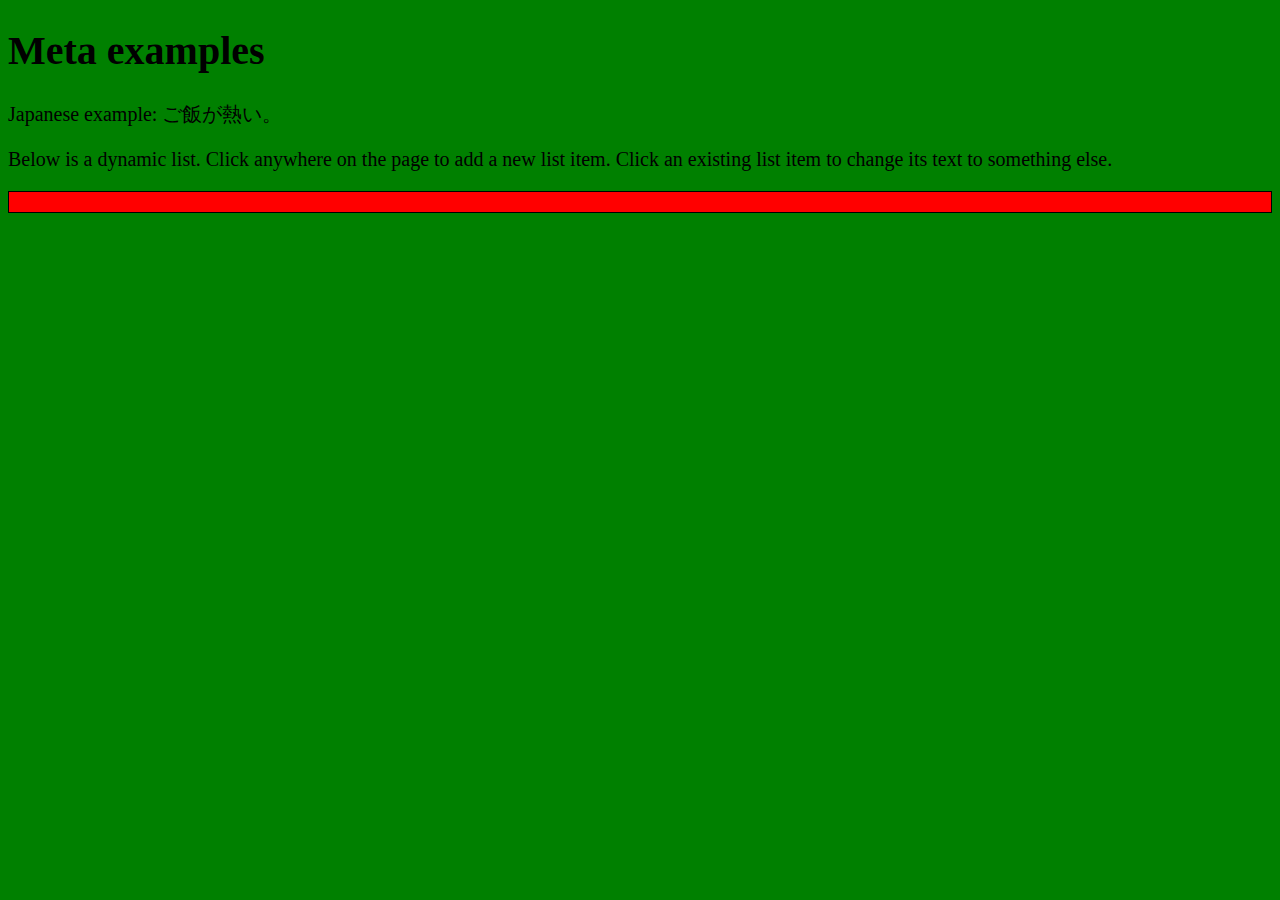
<file: U2. HTML and CSS basics/2-first_css_js/index.html>
<!DOCTYPE html>
<html lang="en-US">
	<head>
		<meta charset="utf-8">
		<meta name="viewport" content="width=device-width">
		<title>Meta examples</title>
		
		<meta name="author" content="Chris Mills">
		<meta name="description" content="This is an example page to demonstrate usage of metadata on web pages.">

		<meta property="og:image" content="https://developer.cdn.mozilla.net/static/img/opengraph-logo.dc4e08e2f6af.png">
		<meta property="og:description" content="This is an example page to demonstrate usage of metadata on web pages.">
		<meta property="og:title" content="Metadata; The HTML &lt;head&gt;, on MDN">

		<link rel="Shortcut Icon" href="favicon.ico" type="image/x-icon">

		<!-- Add attributes to show css and javascript -->
		<link rel="stylesheet" href="./style.css"/>
		<script src="./script.js" defer></script>
	</head>
	<body>
		<h1>Meta examples</h1>

		<p>Japanese example: ご飯が熱い。</p>
	</body>
</html>
</file>
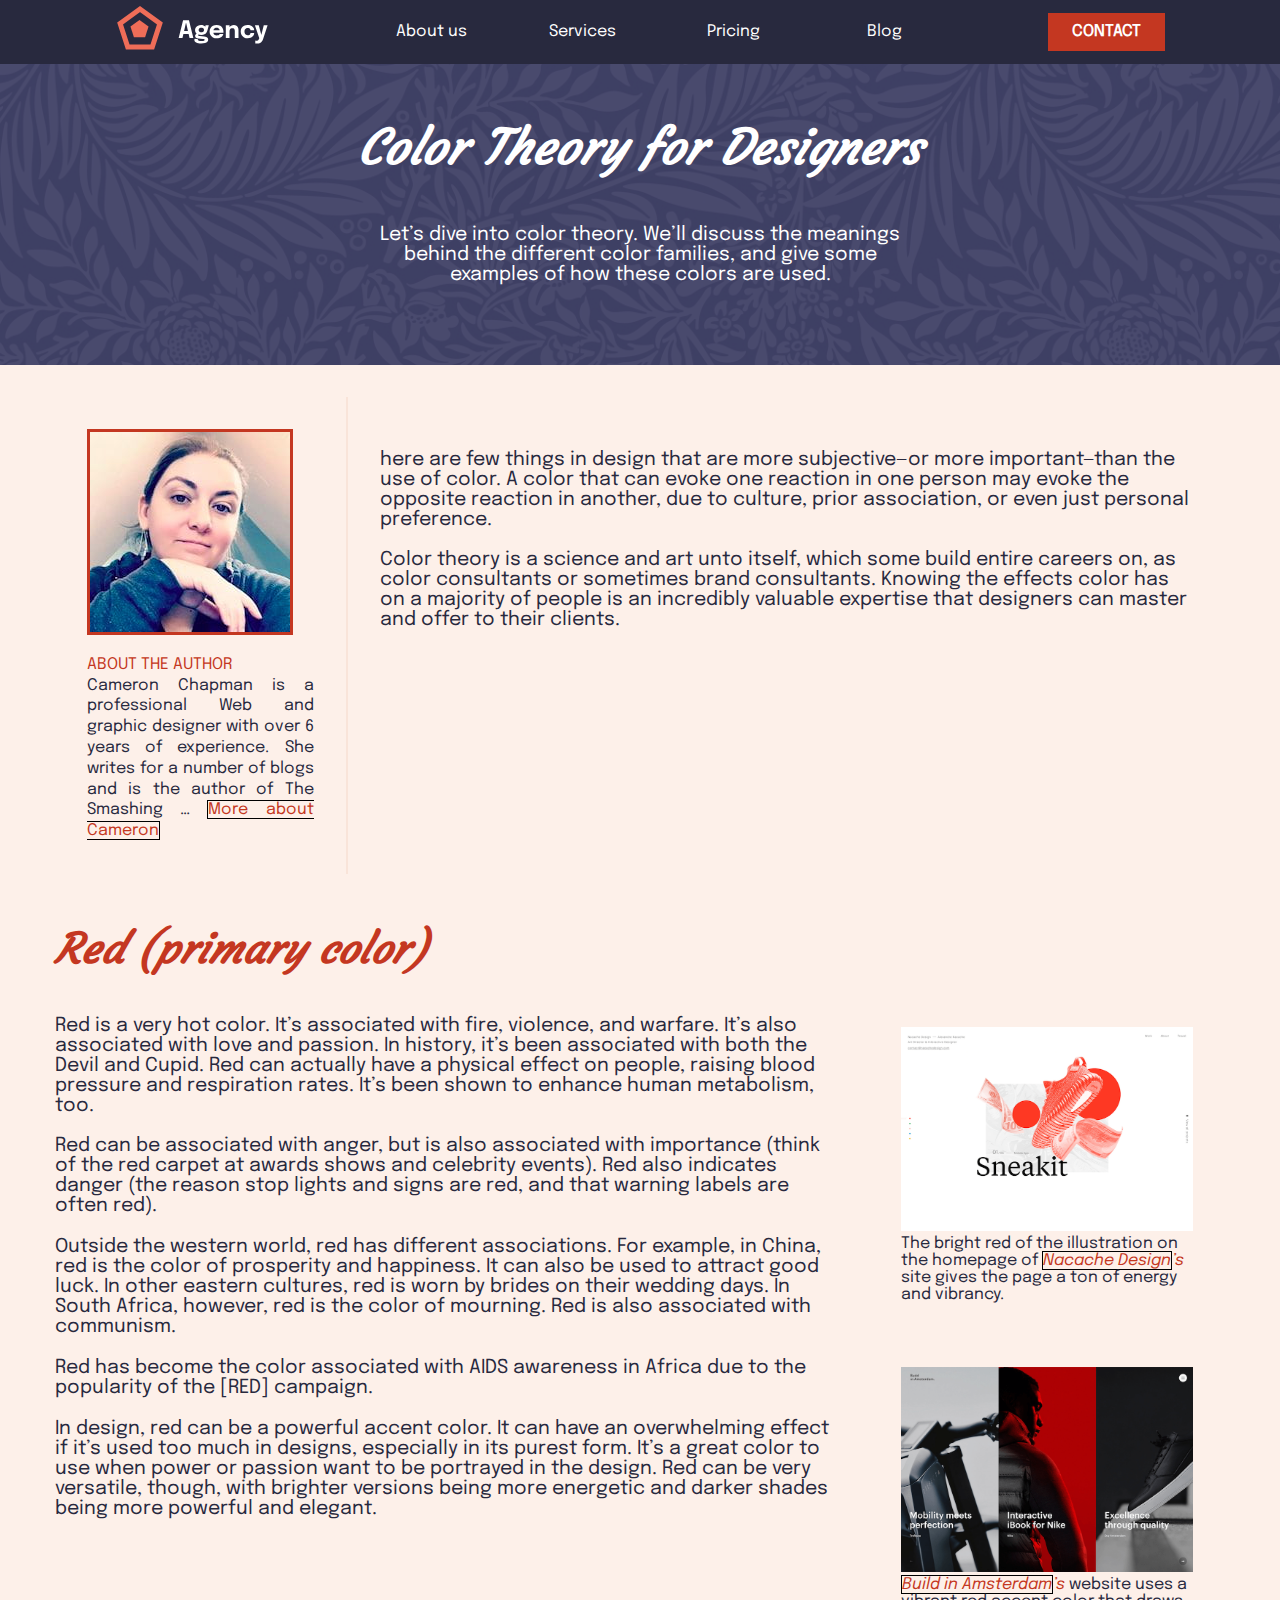
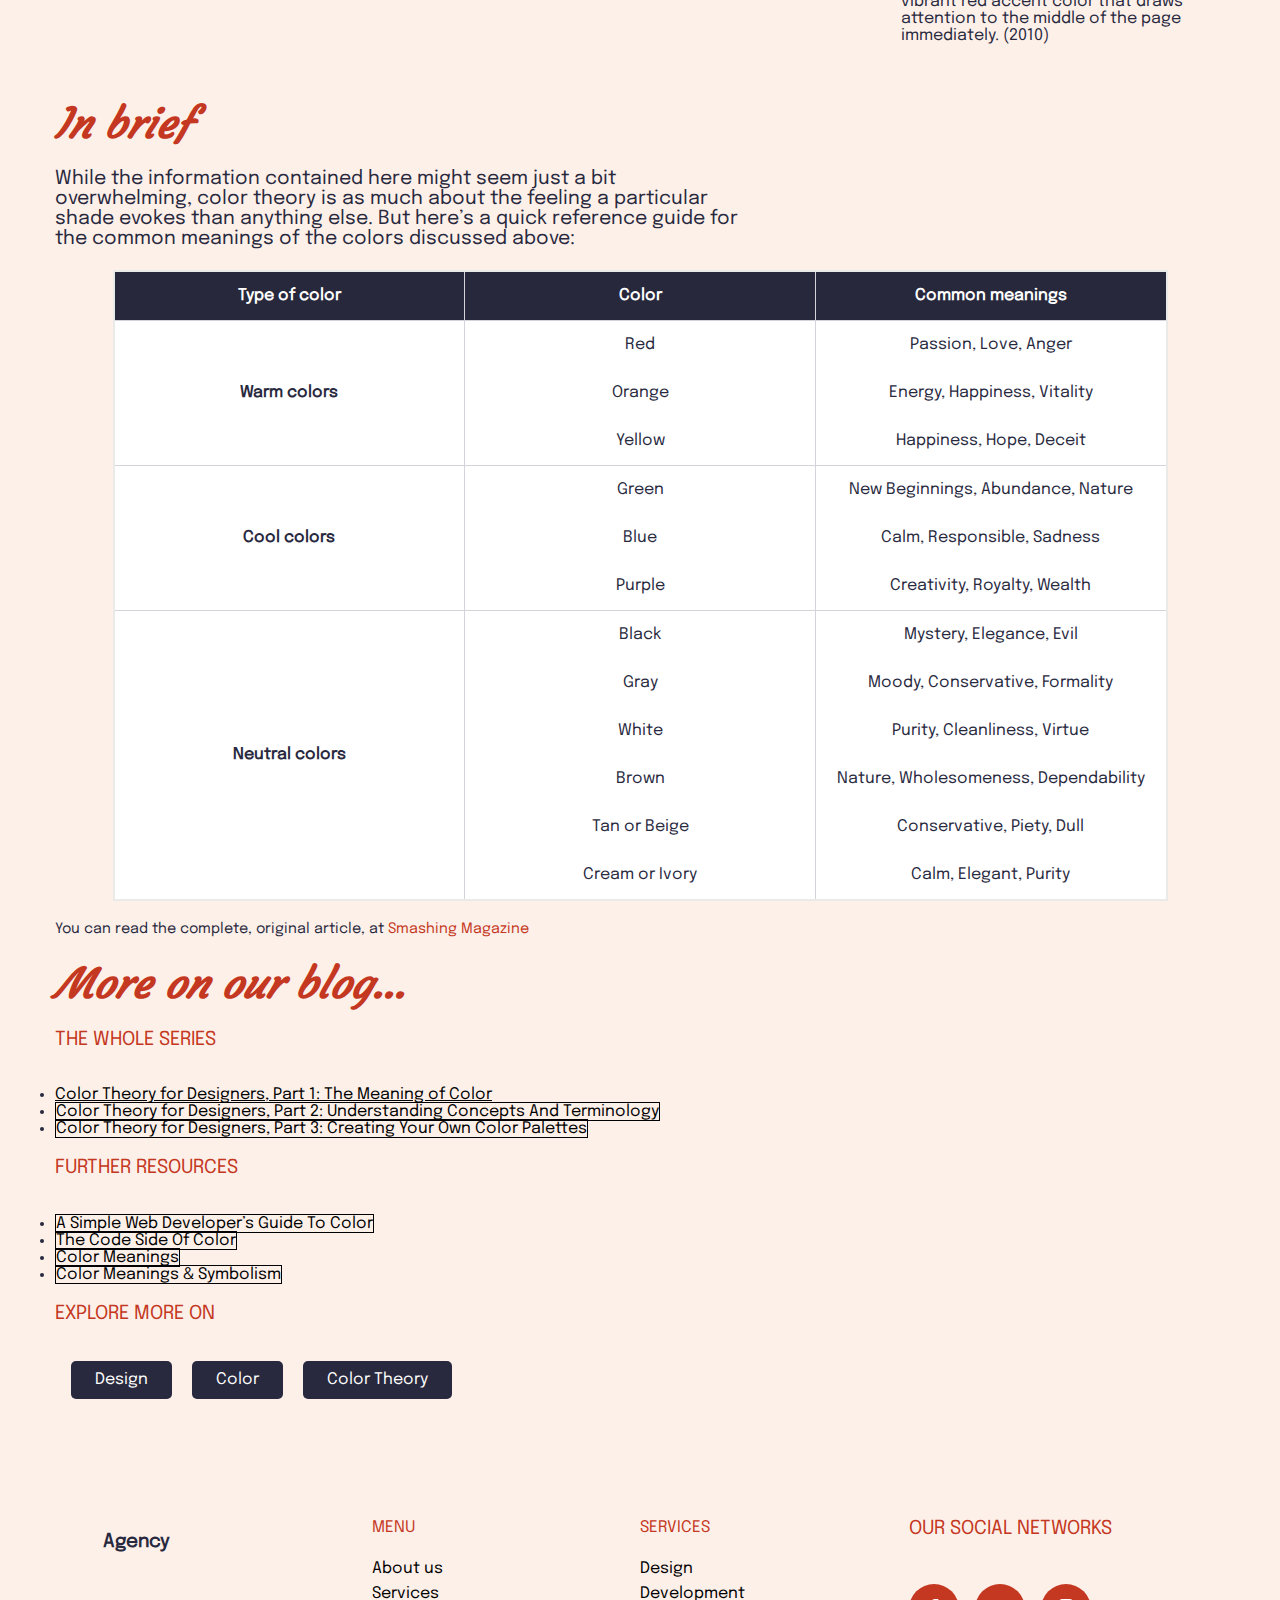
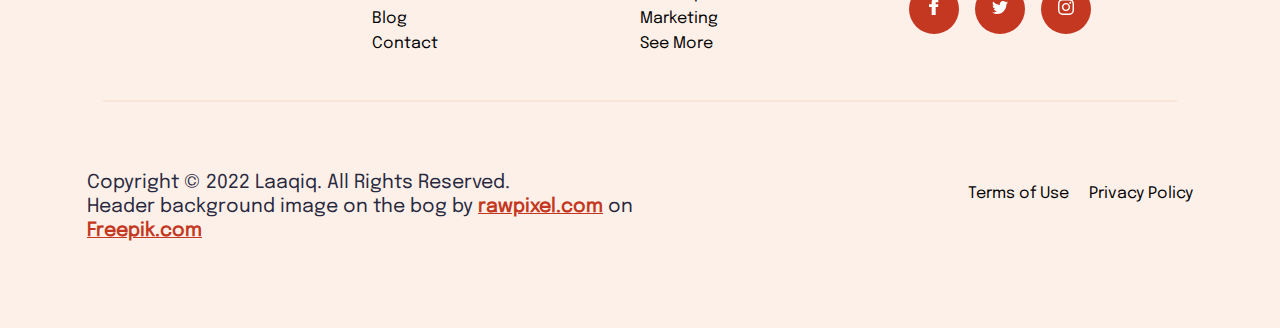
<file: Practical/color-theory-for-designers.html>
<!DOCTYPE html>
<html lang="en-US">
    <head>
        <meta charset="utf-8">
        <meta name="author" content="Alejandro Pérez Bueno">
        <meta name="description" content="Experience Design Agency">
        <meta name="keywords" content="design, agency, color, develop, blog, theory">
        <title>Agency - Blog</title>
        <link rel="icon" type="image/x-icon" href="./img/favicon.ico">
        <link rel="stylesheet" href="./css/style.css">
    </head>
    <body>
        <a id="skip-link" class="screen-reader-text" href="#main">Skip to Content</a>
        <header class="darkblue">
            <div class="container">
                <a href="./index.html" title="Agency"><img src="./img/logo.svg" alt="Agency logo" title="Agency logo"></a>
                <nav><ul>
                    <li><a href="./index.html" title="See About us section">About us</a></li>
                    <li><a href="#" title="Go to Services">Services</a></li>
                    <li><a href="#" title="Go to Pricing">Pricing</a></li>
                    <li><a href="#" title="See Blog">Blog</a></li>
                </ul></nav>
                <a class="button red" href="./contact.html" title="Contact us">Contact</a>
            </div>
        </header>
        <div class="darkblue flower-bg subheader" id="main">
            <div class="container">
               <h1 class="italic">Color Theory for Designers</h1>
               <p>Let’s dive into color theory. We’ll discuss the meanings behind the different color families, and give some examples of how these colors are used.</p>
           </div>
        </div>
        <article class="container">
            <h2 class="screen-reader-text">.</h2>
            <section class="about-author">
                <h2 class="screen-reader-text">.</h2>
                <figure>
                    <img src="./img/cameron-chapman-200px.jpg" alt="Image of Cameron Chapman" title="Image of Cameron Chapman">
                    <figcaption><span class="pre red">About the author</span><br>Cameron Chapman is a professional Web and graphic designer with over 6 years of experience. She writes for a number of blogs and is the author of The Smashing … <span class="red"><a class="border" href="#" title="See more">More about Cameron</a></span></figcaption>
                </figure>
                <div>
                    <p>here are few things in design that are more subjective—or more important—than the use of color. A color that can evoke one reaction in one person may evoke the opposite reaction in another, due to culture, prior association, or even just personal preference.</p>
                    <p>Color theory is a science and art unto itself, which some build entire careers on, as color consultants or sometimes brand consultants. Knowing the effects color has on a majority of people is an incredibly valuable expertise that designers can master and offer to their clients.</p>
                </div>
            </section>
            <section>
                <h2 class="italic red">Red (primary color)</h2>
                <div class="text-with-images-right">
                    <div>
                        <p>Red is a very hot color. It’s associated with fire, violence, and warfare. It’s also associated with love and passion. In history, it’s been associated with both the Devil and Cupid. Red can actually have a physical effect on people, raising blood pressure and respiration rates. It’s been shown to enhance human metabolism, too.</p>
                        <p>Red can be associated with anger, but is also associated with importance (think of the red carpet at awards shows and celebrity events). Red also indicates danger (the reason stop lights and signs are red, and that warning labels are often red).</p>
                        <p>Outside the western world, red has different associations. For example, in China, red is the color of prosperity and happiness. It can also be used to attract good luck. In other eastern cultures, red is worn by brides on their wedding days. In South Africa, however, red is the color of mourning. Red is also associated with communism.</p>
                        <p>Red has become the color associated with AIDS awareness in Africa due to the popularity of the [RED] campaign.</p>
                        <p>In design, red can be a powerful accent color. It can have an overwhelming effect if it’s used too much in designs, especially in its purest form. It’s a great color to use when power or passion want to be portrayed in the design. Red can be very versatile, though, with brighter versions being more energetic and darker shades being more powerful and elegant.</p>
                    </div>
                    <div>
                        <figure>
                            <img src="./img/nacachedesign-opt.png" title="Sample logo with red elements" alt="Sample logo with red elements">
                            <figcaption>The bright red of the illustration on the homepage of <span class="italic red"><a class="border" href="#" title="Nacache Website">Nacache Design</a>’s</span> site gives the page a ton of energy and vibrancy.</figcaption>
                        </figure>
                        <figure>
                            <img src="./img/buildinamsterdam-opt.png" title="Sample image with red elements" alt="Sample image with red elements">
                            <figcaption><span class="italic red"><a class="border" href="#" title="Nacache Website">Build in Amsterdam</a>’s</span> website uses a vibrant red accent color that draws attention to the middle of the page immediately. (2010)</figcaption>
                        </figure>
                    </div>
                </div>
            </section>
            <section class="in-brief">
                <h2 class="italic red">In brief</h2>
                <p>While the information contained here might seem just a bit overwhelming, color theory is as much about the feeling a particular shade evokes than anything else. But here’s a quick reference guide for the common meanings of the colors discussed above:</p>
                <table>
                    <tbody>
                        <tr>
                            <th>Type of color</th>
                            <th>Color</th>
                            <th>Common meanings</th>
                        </tr>
                        <tr>
                            <td>Warm colors</td>
                            <td>Red<br>Orange<br>Yellow</td>
                            <td>Passion, Love, Anger<br>Energy, Happiness, Vitality<br>Happiness, Hope, Deceit</td>
                        </tr>
                        <tr>
                            <td>Cool colors</td>
                            <td>Green<br>Blue<br>Purple</td>
                            <td>New Beginnings, Abundance, Nature<br>Calm, Responsible, Sadness<br>Creativity, Royalty, Wealth</td>
                        </tr>
                        <tr>
                            <td>Neutral colors</td>
                            <td>Black<br>Gray<br>White<br>Brown<br>Tan or Beige<br>Cream or Ivory</td>
                            <td>Mystery, Elegance, Evil<br>Moody, Conservative, Formality<br>Purity, Cleanliness, Virtue<br>Nature, Wholesomeness, Dependability<br>Conservative, Piety, Dull<br>Calm, Elegant, Purity</td>
                        </tr>
                    </tbody>
                </table>
                <p class="note">You can read the complete, original article, at <span class="red"><a href="#" title="Smashing Magazine Website">Smashing Magazine</a></span></p>
            </section>
            <section class="more">
                <h2 class="italic red">More on our blog...</h2>
                <p class="pre red">The Whole Series</p>
                <ul>
                    <li><a class="underline" href="#" title="Color Theory for Designers, Part 1">Color Theory for Designers, Part 1: The Meaning of Color</a></li>
                    <li><a class="border" href="#" title="Color Theory for Designers, Part 2">Color Theory for Designers, Part 2: Understanding Concepts And Terminology</a></li>
                    <li><a class="border " href="#" title="Color Theory for Designers, Part 3">Color Theory for Designers, Part 3: Creating Your Own Color Palettes</a></li>
                </ul>
                <p class="pre red">Further resources</p>
                <ul>
                    <li><a class="border" href="#" title="Link to A Simple Web Developer’s Guide To Color">A Simple Web Developer’s Guide To Color</a></li>
                    <li><a class="border" href="#" title="Link to The Code Side Of Color">The Code Side Of Color</a></li>
                    <li><a class="border" href="#" title="Link to Color Meanings">Color Meanings</a></li>
                    <li><a class="border" href="#" title="Link to Color Meanings & Symbolism">Color Meanings & Symbolism</a></li>
                </ul>
                <p class="pre red">Explore more on</p>
                <ul>
                    <li class="category darkblue">Design</li>
                    <li class="category darkblue">Color</li>
                    <li class="category darkblue">Color Theory</li>
                </ul>
            </section>
        </article>
        <footer class="container">
            <div class="contact">
                <h3>Agency</h3>
                <ul>
                    <li class="pre red">Menu</li>
                    <li><a href="./index.html" title="See About us section">About us</a></li>
                    <li><a href="#" title="Go to Services">Services</a></li>
                    <li><a href="#" title="See Blog">Blog</a></li>
                    <li><a href="./contact.html" title="Contact us">Contact</a></li>
                </ul>
                <ul>
                    <li class="pre red">Services</li>
                    <li><a href="#" title="Go to design">Design</a></li>
                    <li><a href="#" title="Go to development">Development</a></li>
                    <li><a href="#" title="Go to Marketing">Marketing</a></li>
                    <li><a href="#" title="See more section">See More</a></li>
                </ul>
                <div>
                    <p class="pre red">Our Social Networks</p>
                    <ul>
                        <li><a class="red circle" href="https://www.facebook.com/agency" title="Follow us on Facebook"><img src="./img/facebook.svg" alt="Facebook Logo"></a></li>
                        <li><a class="red circle" href="https://www.twitter.com/agency" title="Follow us on Twitter"><img src="./img/twitter.svg" alt="Twitter Logo"></a></li>
                        <li><a class="red circle" href="https://www.instagram.com/agency" title="Follow us on Instagram"><img src="./img/instagram.svg" alt="Instagram Logo"></a></li>
                    </ul>
                </div>
            </div>
            <div class="legal">
                <p>Copyright &copy; 2022 Laaqiq. All Rights Reserved.<br>Header background image on the bog by <a class="red" href="https://rawpixel.com" title="Rawpixel Website">rawpixel.com</a> on <a class="red" href="https://frepik.com" title="Freepik Website">Freepik.com</a></p>
                <ul>
                    <li><a href="#" title="View Terms and Conditions">Terms of Use</a></li>
                    <li><a href="#" title="View Privacy Policy">Privacy Policy</a></li>
                </ul>
            </div>
        </footer>
    </body>
</html>
</file>
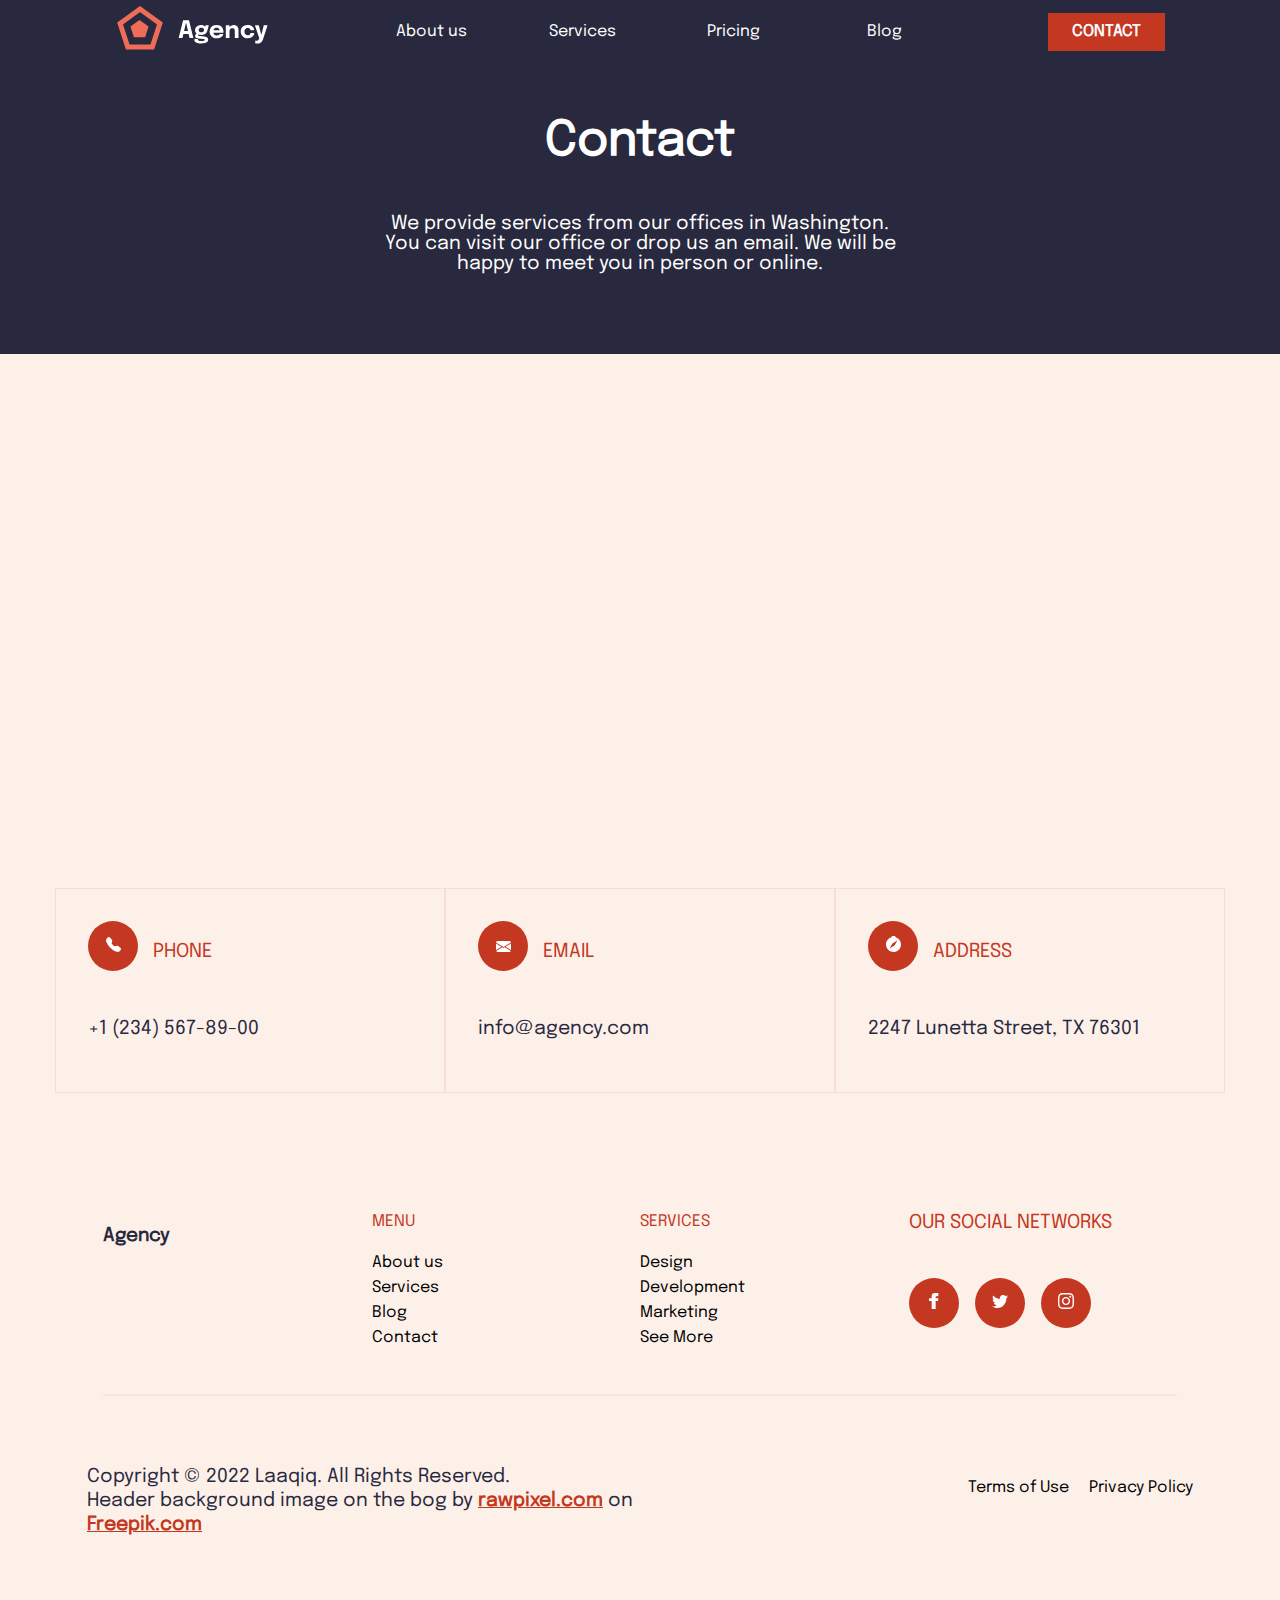
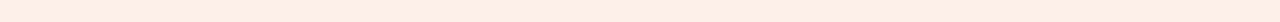
<file: Practical/contact.html>
<!DOCTYPE html>
<html lang="en-US">
    <head>
        <meta charset="utf-8">
        <meta name="author" content="Alejandro Pérez Bueno">
        <meta name="description" content="Experience Design Agency">
        <meta name="keywords" content="design, agency, color, develop, contact, ">
        <title>Agency - Contact</title>
        <link rel="icon" type="image/x-icon" href="./img/favicon.ico">
        <link rel="stylesheet" href="./css/style.css">
    </head>
    <body>
        <a id="skip-link" class="screen-reader-text" href="#main">Skip to Content</a>
        <header class="darkblue">
            <div class="container">
                <a href="./index.html" title="Agency"><img src="./img/logo.svg" alt="Agency logo" title="Agency logo"></a>
                <nav><ul>
                    <li><a href="./index.html" title="See About us section">About us</a></li>
                    <li><a href="#" title="Go to Services">Services</a></li>
                    <li><a href="#" title="Go to Pricing">Pricing</a></li>
                    <li><a href="#" title="See Blog">Blog</a></li>
                </ul></nav>
                <a class="button red" href="./contact.html" title="Contact us">Contact</a>
            </div>
        </header>
        <div class="darkblue subheader" id="main">
            <div class="container">
               <h1>Contact</h1>
               <p>We provide services from our offices in Washington. You can visit our office or drop us an email. We will be happy to meet you in person or online.</p>
           </div>
        </div>
        <iframe src="https://www.google.com/maps/embed?pb=!1m18!1m12!1m3!1d52983.55059947308!2d-98.52728606109359!3d33.903251986413196!2m3!1f0!2f0!3f0!3m2!1i1024!2i768!4f13.1!3m3!1m2!1s0x8652db0b7d1ca639%3A0x3b22e12b908fe9ed!2sWichita%20Falls%2C%20Texas%2076301%2C%20EE.%20UU.!5e0!3m2!1ses!2ses!4v1668535767811!5m2!1ses!2ses" width="600" height="450" style="border:0;" allowfullscreen="" loading="lazy" referrerpolicy="no-referrer-when-downgrade"></iframe>
        <div class="contact-info container">
            <div>
                <div class="contact-detail">
                    <a class="red circle" href="tlf:+12345678900" title="Call"><img src="./img/phone.svg" alt="Phone Icon" title="Phone Icon"></a>
                    <p class="pre red">Phone</p>
                </div>
                <p>+1 (234) 567-89-00</p>
            </div>
            <div>
                <div class="contact-detail">
                    <a class="red circle" href="mailto:info@agency.com" title="Call"><img src="./img/email.svg" alt="Email Icon" title="Email Icon"></a>
                    <p class="pre red">Email</p>
                </div>
                <p>info@agency.com</p>
            </div>
            <div>
                <div class="contact-detail">
                    <div class="red circle"><img src="./img/compass.svg" alt="Compass Icon" title="Compass Icon"></div>
                    <p class="pre red">Address</p>
                </div>
                <p>2247 Lunetta Street, TX 76301</p>
            </div>
        </div>
        <footer class="container">
            <div class="contact">
                <h3>Agency</h3>
                <ul>
                    <li class="pre red">Menu</li>
                    <li><a href="./index.html" title="See About us section">About us</a></li>
                    <li><a href="#" title="Go to Services">Services</a></li>
                    <li><a href="#" title="See Blog">Blog</a></li>
                    <li><a href="./contact.html" title="Contact us">Contact</a></li>
                </ul>
                <ul>
                    <li class="pre red">Services</li>
                    <li><a href="#" title="Go to design">Design</a></li>
                    <li><a href="#" title="Go to development">Development</a></li>
                    <li><a href="#" title="Go to Marketing">Marketing</a></li>
                    <li><a href="#" title="See more section">See More</a></li>
                </ul>
                <div>
                    <p class="pre red">Our Social Networks</p>
                    <ul>
                        <li><a class="red circle" href="https://www.facebook.com/agency" title="Follow us on Facebook"><img src="./img/facebook.svg" alt="Facebook Logo"></a></li>
                        <li><a class="red circle" href="https://www.twitter.com/agency" title="Follow us on Twitter"><img src="./img/twitter.svg" alt="Twitter Logo"></a></li>
                        <li><a class="red circle" href="https://www.instagram.com/agency" title="Follow us on Instagram"><img src="./img/instagram.svg" alt="Instagram Logo"></a></li>
                    </ul>
                </div>
            </div>
            <div class="legal">
                <p>Copyright &copy; 2022 Laaqiq. All Rights Reserved.<br>Header background image on the bog by <a class="red" href="https://rawpixel.com" title="Rawpixel Website">rawpixel.com</a> on <a class="red" href="https://frepik.com" title="Freepik Website">Freepik.com</a></p>
                <ul>
                    <li><a href="#" title="View Terms and Conditions">Terms of Use</a></li>
                    <li><a href="#" title="View Privacy Policy">Privacy Policy</a></li>
                </ul>
            </div>
        </footer>
    </body>
</html>
</file>
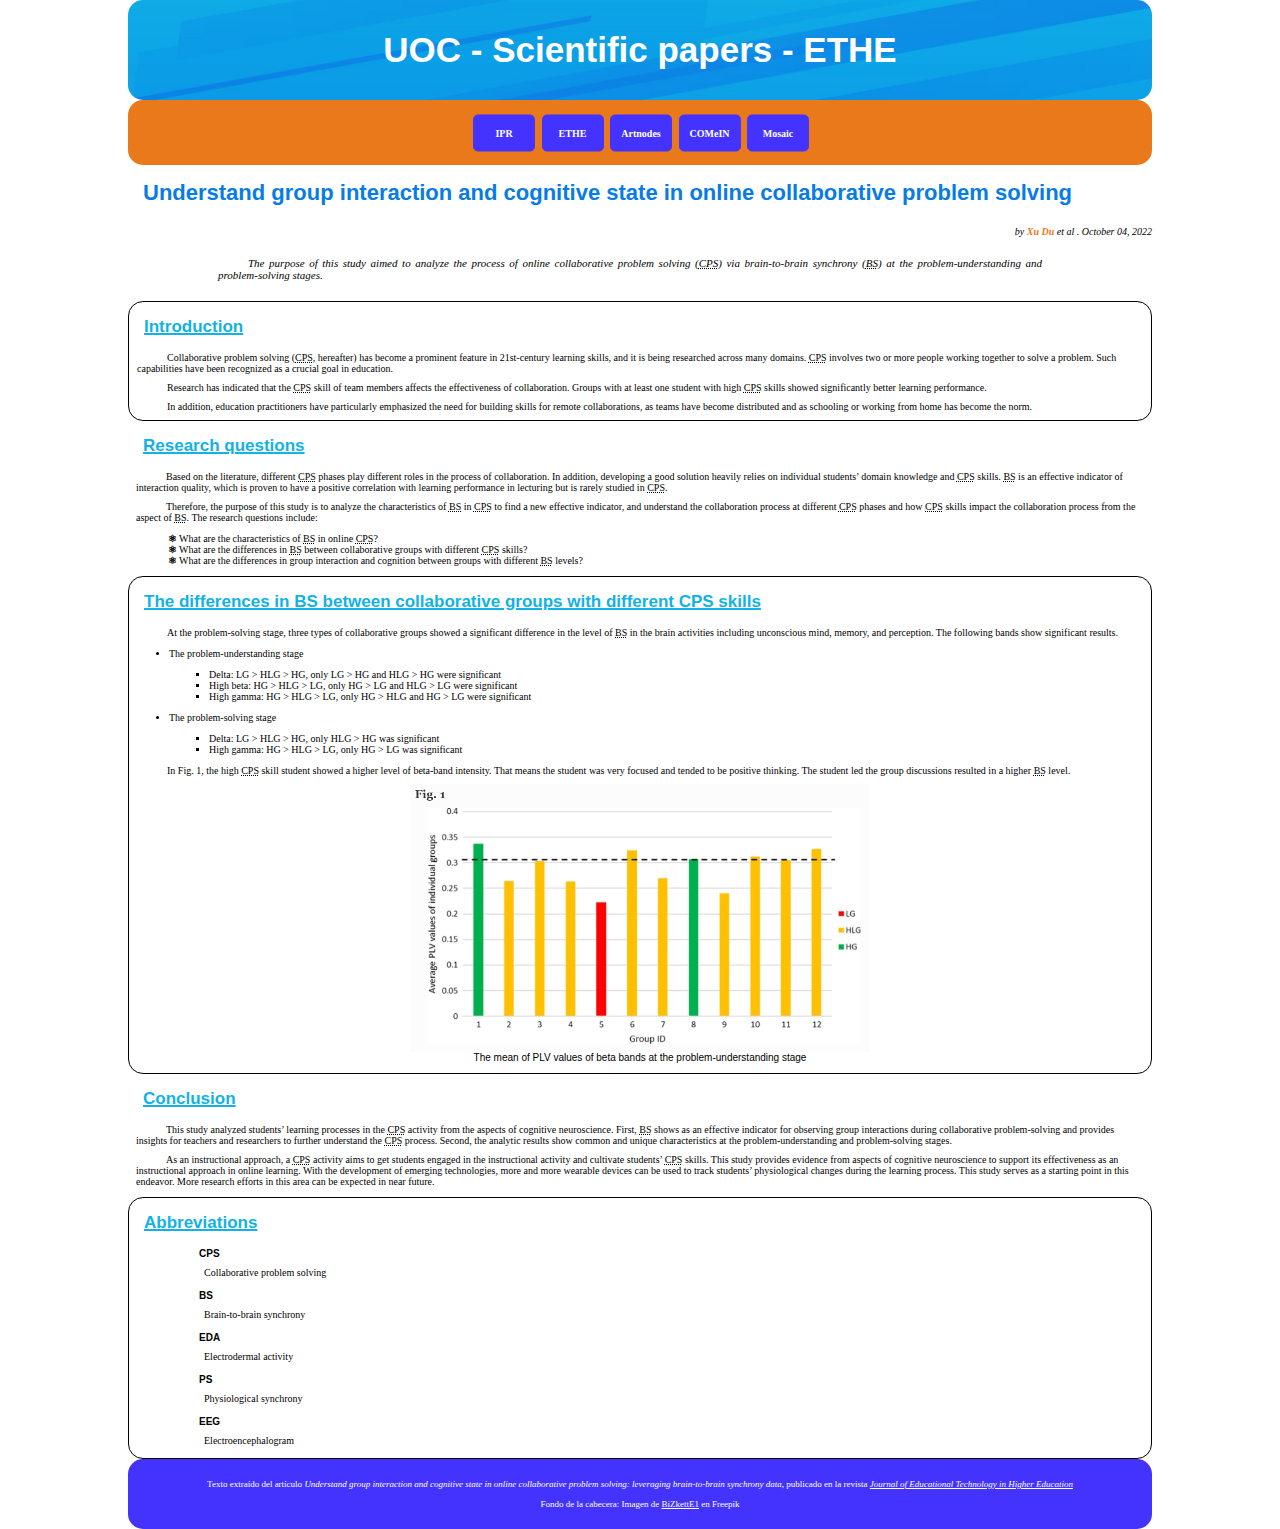
<file: 2nd CAA/2. Exercise/ethe.html>
<!DOCTYPE html>
<html lang="en-US">
    <head>
        <meta charset="utf-8">
        <meta name="author" content="Alejandro Pérez Bueno">
        <meta name="description" content="A bunch of scientific papers">
        <meta name="keywords" content="HTML, CSS, accessibility, UOC, science, guidelines, markup">
        <title>UOC - Scientific papers - ETHE</title>
        <link rel="icon" type="image/x-icon" href="./img/icon.png">
        <link rel="stylesheet" href="./css/style.css">
    </head>
    <body>
        <a id="skip-link" class="screen-reader-text" href="#main">Skip to Content</a>
        <header>
            <h1>UOC - Scientific papers - ETHE</h1>
        </header>
        <nav><ul>
            <li><a href="./index.html">IPR</a></li>
            <li><a href="./ethe.html">ETHE</a></li>
            <li><a href="./index.html">Artnodes</a></li>
            <li><a href="./index.html">COMeIN</a></li>
            <li><a href="./index.html">Mosaic</a></li>
        </ul></nav>
        <article id="#main">
            <h2>Understand group interaction and cognitive state in online collaborative problem solving</h2>
            <p class="author">by <span>Xu Du</span> et al . October 04, 2022</p>
            <p>The purpose of this study aimed to analyze the process of online collaborative problem solving (<span class="underline">CPS</span>) via brain-to-brain synchrony (<span class="underline">BS</span>) at the problem-understanding and problem-solving stages.</p>
            <section class="border">
                <h3>Introduction</h3>
                <p>Collaborative problem solving (<span class="underline">CPS</span>, hereafter) has become a prominent feature in 21st-century learning skills, and it is being researched across many domains. <span class="underline">CPS</span> involves two or more people working together to solve a problem. Such capabilities have been recognized as a crucial goal in education.</p>
                <p>Research has indicated that the <span class="underline">CPS</span> skill of team members affects the effectiveness of collaboration. Groups with at least one student with high <span class="underline">CPS</span> skills showed significantly better learning performance.</p>
                <p>In addition, education practitioners have particularly emphasized the need for building skills for remote collaborations, as teams have become distributed and as schooling or working from home has become the norm.</p>
            </section>
            <section>
                <h3>Research questions</h3>
                <p>Based on the literature, different <span class="underline">CPS</span> phases play different roles in the process of collaboration. In addition, developing a good solution heavily relies on individual students’ domain knowledge and <span class="underline">CPS</span> skills. <span class="underline">BS</span> is an effective indicator of interaction quality, which is proven to have a positive correlation with learning performance in lecturing but is rarely studied in <span class="underline">CPS</span>.</p>
                <p>Therefore, the purpose of this study is to analyze the characteristics of <span class="underline">BS</span> in <span class="underline">CPS</span> to find a new effective indicator, and understand the collaboration process at different <span class="underline">CPS</span> phases and how <span class="underline">CPS</span> skills impact the collaboration process from the aspect of <span class="underline">BS</span>. The research questions include:</p>
                <ul class="list">
                    <li class="atom">What are the characteristics of <span class="underline">BS</span> in online <span class="underline">CPS</span>?</li>
                    <li class="atom">What are the differences in <span class="underline">BS</span> between collaborative groups with different <span class="underline">CPS</span> skills?</li>
                    <li class="atom">What are the differences in group interaction and cognition between groups with different <span class="underline">BS</span> levels?</li>
                </ul>
            </section>
            <section class="border">
                <h3>The differences in BS between collaborative groups with different CPS skills</h3>
                <p>At the problem-solving stage, three types of collaborative groups showed a significant difference in the level of <span class="underline">BS</span> in the brain activities including unconscious mind, memory, and perception. The following bands show significant results.</p>
                <ul class="list">
                    <li>The problem-understanding stage
                        <ul class="list_nest1">
                            <li>Delta: LG &gt; HLG &gt; HG, only LG &gt; HG and HLG &gt; HG were significant</li>
                            <li>High beta: HG &gt; HLG &gt; LG, only HG &gt; LG and HLG &gt; LG were significant</li>
                            <li>High gamma: HG &gt; HLG &gt; LG, only HG &gt; HLG and HG &gt; LG were significant</li>
                        </ul>
                    </li>
                    <li>The problem-solving stage
                        <ul class="list_nest1">
                            <li>Delta: LG &gt; HLG &gt; HG, only HLG &gt; HG was significant</li>
                            <li>High gamma: HG &gt; HLG &gt; LG, only HG &gt; LG was significant</li>
                        </ul>
                    </li>
                </ul>
                <p>In Fig. 1, the high <span class="underline">CPS</span> skill student showed a higher level of beta-band intensity. That means the student was very focused and tended to be positive thinking. The student led the group discussions resulted in a higher <span class="underline">BS</span> level.</p>
                <figure>
                    <img src="./img/figura1.png" alt="Graphic that represent the mean of PLV values of beta bands at the problem-understanding stage" title="Graphic that represent the mean of PLV values of beta bands at the problem-understanding stage">
                    <figcaption>The mean of PLV values of beta bands at the problem-understanding stage</figcaption>
                </figure>
            </section>
            <section>
                <h3>Conclusion</h3>
                <p>This study analyzed students’ learning processes in the <span class="underline">CPS</span> activity from the aspects of cognitive neuroscience. First, <span class="underline">BS</span> shows as an effective indicator for observing group interactions during collaborative problem-solving and provides insights for teachers and researchers to further understand the <span class="underline">CPS</span> process. Second, the analytic results show common and unique characteristics at the problem-understanding and problem-solving stages.</p>
                <p>As an instructional approach, a <span class="underline">CPS</span> activity aims to get students engaged in the instructional activity and cultivate students’ <span class="underline">CPS</span> skills. This study provides evidence from aspects of cognitive neuroscience to support its effectiveness as an instructional approach in online learning. With the development of emerging technologies, more and more wearable devices can be used to track students’ physiological changes during the learning process. This study serves as a starting point in this endeavor. More research efforts in this area can be expected in near future.</p>
            </section>
            <section class
    ="border">
                <h3>Abbreviations</h3>
                <dl>
                    <dt>CPS</dt>
                    <dd>Collaborative problem solving</dd>
                    <dt>BS</dt>
                    <dd>Brain-to-brain synchrony</dd>
                    <dt>EDA</dt>
                    <dd>Electrodermal activity</dd>
                    <dt>PS</dt>
                    <dd>Physiological synchrony</dd>
                    <dt>EEG</dt>
                    <dd>Electroencephalogram</dd>
                </dl>
            </section>
        </article>
        <footer>
            <p>Texto extraído del artículo <em>Understand group interaction and cognitive state in online collaborative problem solving: leveraging brain-to-brain synchrony data</em>, publicado en la revista <em><a href="https://educationaltechnologyjournal.springeropen.com/">Journal of Educational Technology in Higher Education</a></em></p>
            <p>Fondo de la cabecera: Imagen de <a href="https://www.freepik.es/foto-gratis/banner-fondo-azul-perfecto-canva_19564505.htm#page=2&query=fondo&position=16&from_view=keyword">BiZkettE1</a> en Freepik</p>
        </footer>
    </body>
</html>
</file>
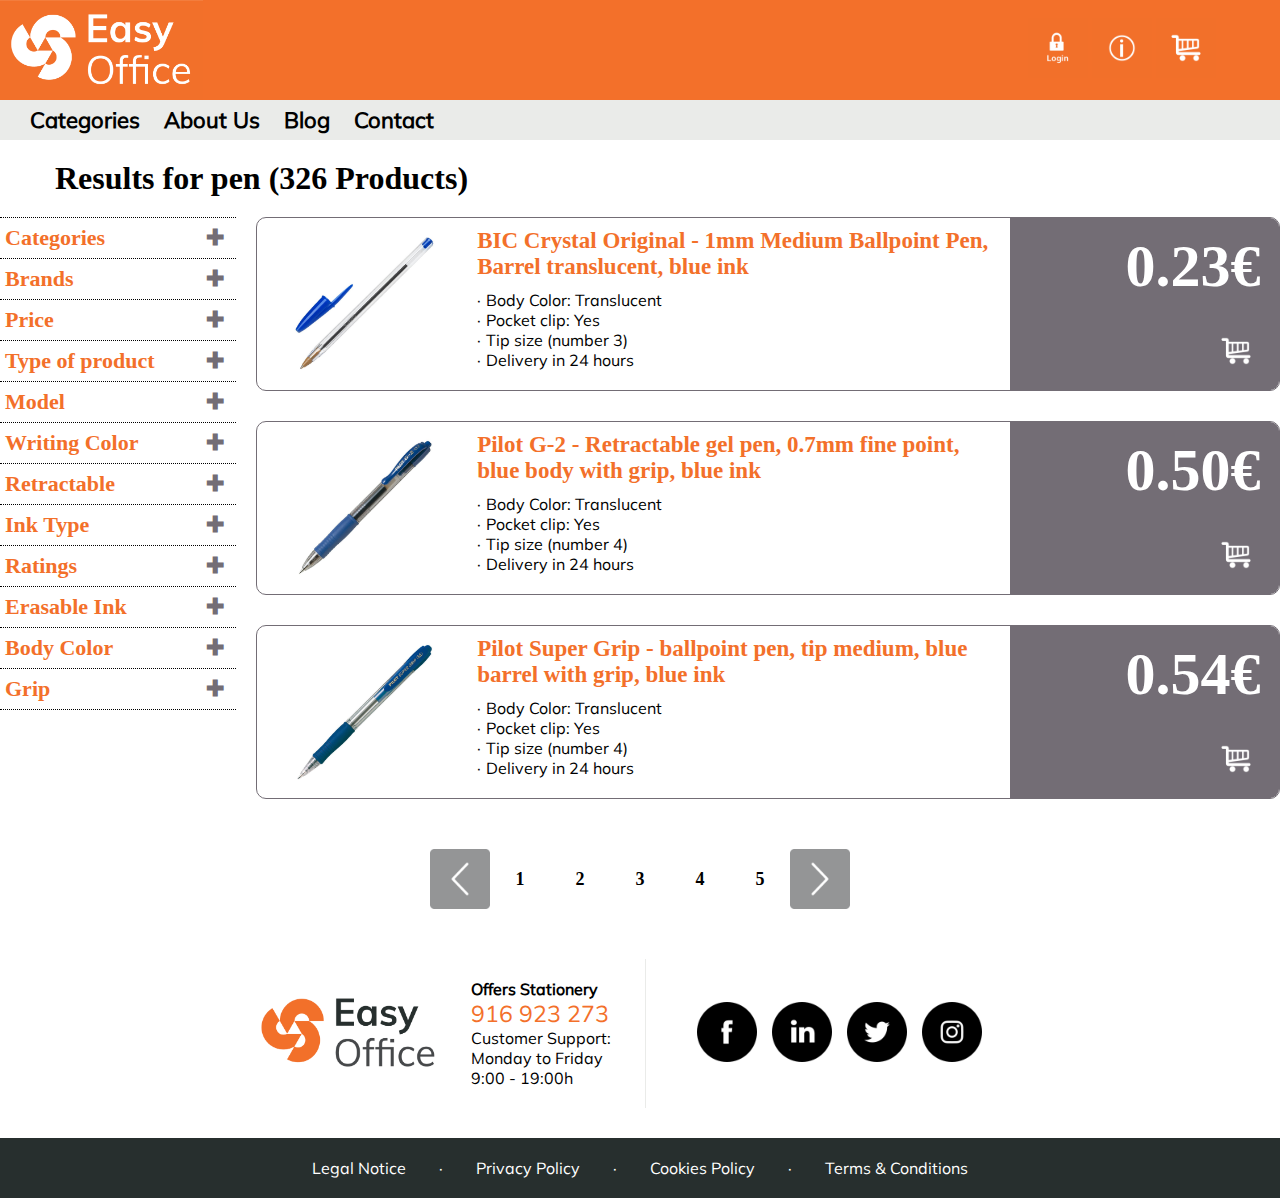
<file: 3rd CAA/2. Exercise/product-list.html>
<!DOCTYPE html>
<html lang="en-US">
    <head>
        <meta charset="utf-8">
        <meta name="author" content="Alejandro Pérez Bueno">
        <meta name="description" content="A simple site selling office supplies">
        <meta name="keywords" content="HTML, CSS, pen, office, store, easyoffice, search">
        <title>Easy Office - Search Results</title>
        <link rel="stylesheet" href="./css/styles.css">
        <link rel="icon" type="image/x-icon" href="./img/favicon.png">
    </head>
    <body>
        <a id="skip-link" class="screen-reader-text" href="#main" title="Skip to content link">Skip to Content</a>
        <header>
            <a title="Go to Homepage" href="./product-list.html"><img class="header-image" src="./img/logo-bg-color.png" alt="Header Image"></a>
            <div class="header-button">
                <a class="header-button-login" href="#" title="Log In or Sign Up"></a>
                <a class="header-button-about" href="#" title="About Us"></a>
                <a class="header-button-cart" href="#" title="View your Cart"></a>
            </div>
        </header>
        <nav>
            <ul>
                <li><a title="View Categories" href="#">Categories</a></li>
                <li><a title="About Us Page" href="#">About Us</a></li>
                <li><a title="Blog Site" href="#">Blog</a></li>
                <li><a title="Contact Information" href="#">Contact</a></li>
            </ul>
        </nav>
        <h1>Results for <strong>pen</strong> <span>(326 Products</span>)</h1>
        <div class="page" id="#main">
            <ul class="sidebar">
                <li><a title="Categories" href="#">Categories</a></li>
                <li><a title="Brands" href="#">Brands</a></li>
                <li><a title="Price" href="#">Price</a></li>
                <li><a title="Product Type" href="#">Type of product</a></li>
                <li><a title="Model" href="#">Model</a></li>
                <li><a title="Writing Color" href="#">Writing Color</a></li>
                <li><a title="Wether or not pen is retractable" href="#">Retractable</a></li>
                <li><a title="Type of Ink" href="#">Ink Type</a></li>
                <li><a title="Ratings" href="#">Ratings</a></li>
                <li><a title="Wether pen has erasable ink" href="#">Erasable Ink</a></li>
                <li><a title="Color of the body of the pen" href="#">Body Color</a></li>
                <li><a title="Grip" href="#">Grip</a></li>
            </ul>
            <div class="results">
                <div class="pen-result">
                    <div class="result-image">
                        <img src="./img/BIC-Cristal-original.jpg" alt="Image of BIC pen with a blue cap, original design" title="BIC Cristal Original pen">
                    </div>
                    <div class="result-body">
                        <a class="result-link" href="./single-product.html" title="See BIC Crystal Original">BIC Crystal Original - 1mm Medium Ballpoint Pen, Barrel translucent, blue ink</a>
                        <ul class="result-features">
                            <li>Body Color: Translucent</li>
                            <li>Pocket clip: Yes</li>
                            <li>Tip size (number 3)</li>
                            <li>Delivery in 24 hours</li>
                        </ul>
                    </div>
                    <div class="result-price">
                        <span class="price">0.23€</span>
                        <a class="result-cart" href="#" title="Save to Cart"></a>
                    </div>
                </div>
                <div class="pen-result">
                    <div class="result-image">
                        <img src="./img/Pilot-G2.jpg" alt="Image of Pilot G2 pen" title="Piclot G2">
                    </div>
                    <div class="result-body">
                        <a class="result-link" href="#" title="See Pilot G2">Pilot G-2 - Retractable gel pen, 0.7mm fine point, blue body with grip, blue ink</a>
                        <ul class="result-features">
                            <li>Body Color: Translucent</li>
                            <li>Pocket clip: Yes</li>
                            <li>Tip size (number 4)</li>
                            <li>Delivery in 24 hours</li>
                        </ul>
                    </div>
                    <div class="result-price">
                        <span class="price">0.50€</span>
                        <a class="result-cart" href="#" title="Save to Cart"></a>
                    </div>
                </div>
                <div class="pen-result">
                    <div class="result-image">
                        <img src="./img/Pilot-SuperGrip.jpg" alt="Image of Pilot SuperGrip" title="Pilot SuperGrip">
                    </div>
                    <div class="result-body">
                        <a class="result-link" href="#" title="See Pilot SuperGrip">Pilot Super Grip - ballpoint pen, tip medium, blue barrel with grip, blue ink</a>
                        <ul class="result-features">
                            <li>Body Color: Translucent</li>
                            <li>Pocket clip: Yes</li>
                            <li>Tip size (number 4)</li>
                            <li>Delivery in 24 hours</li>
                        </ul>
                    </div>
                    <div class="result-price">
                        <span class="price">0.54€</span>
                        <a class="result-cart" href="#" title="Save to Cart"></a>
                    </div>
                </div>
            </div>
        </div>
        <div class="pager">
            <div><a class="pager-prev" title="Previous Page" href="#"></a></div>
            <div><a class="pager-n" title="Go to Page 1" href="#">1</a></div>
            <div><a class="pager-n" title="Go to Page 2" href="#">2</a></div>
            <div><a class="pager-n" title="Go to Page 3" href="#">3</a></div>
            <div><a class="pager-n" title="Go to Page 4" href="#">4</a></div>
            <div><a class="pager-n" title="Go to Page 5" href="#">5</a></div>
            <div><a class="pager-next" title="Next Page" href="#"></a></div>
        </div>
        <footer>
            <div class="footer-contact">
                <img src="./img/logo-bg-white.png" alt="Easy Office Logo with white background">
                <div class="footer-info">
                    <p class="footer-title">Offers Stationery</p>
                    <p class="footer-phone">916 923 273</p>
                    <p>Customer Support:<br>Monday to Friday<br>9:00 - 19:00h</p>
                </div>
                <div class="vl"></div>
                <ul class="footer-social">
                    <li><a target="_blank" class="footer-facebook" title="Facebook" href="https://www.facebook.com/easyoffice"></a></li>
                    <li><a target="_blank" class="footer-linkedin" title="LinkedIn" href="https://www.linkedin.com/in/easyoffice"></a></li>
                    <li><a target="_blank" class="footer-twitter" title="Twitter" href="https://www.twitter.com/easyoffice"></a></li>
                    <li><a target="_blank" class="footer-instagram" title="Instagram" href="https://www.instagram.com/easyoffice"></a></li>
                </ul>
            </div>
            <ul class="footer-policy">
                <li><a title="Legal Notice Button" href="#">Legal Notice</a></li>
                <li><a title="Privacy Policy Button" href="#">Privacy Policy</a></li>
                <li><a title="Cookies Policy Buttom" href="#">Cookies Policy</a></li>
                <li><a title="Terms and Conditions Button" href="#">Terms & Conditions</a></li>
            </ul>
        </footer>
    </body>
</html>
</file>
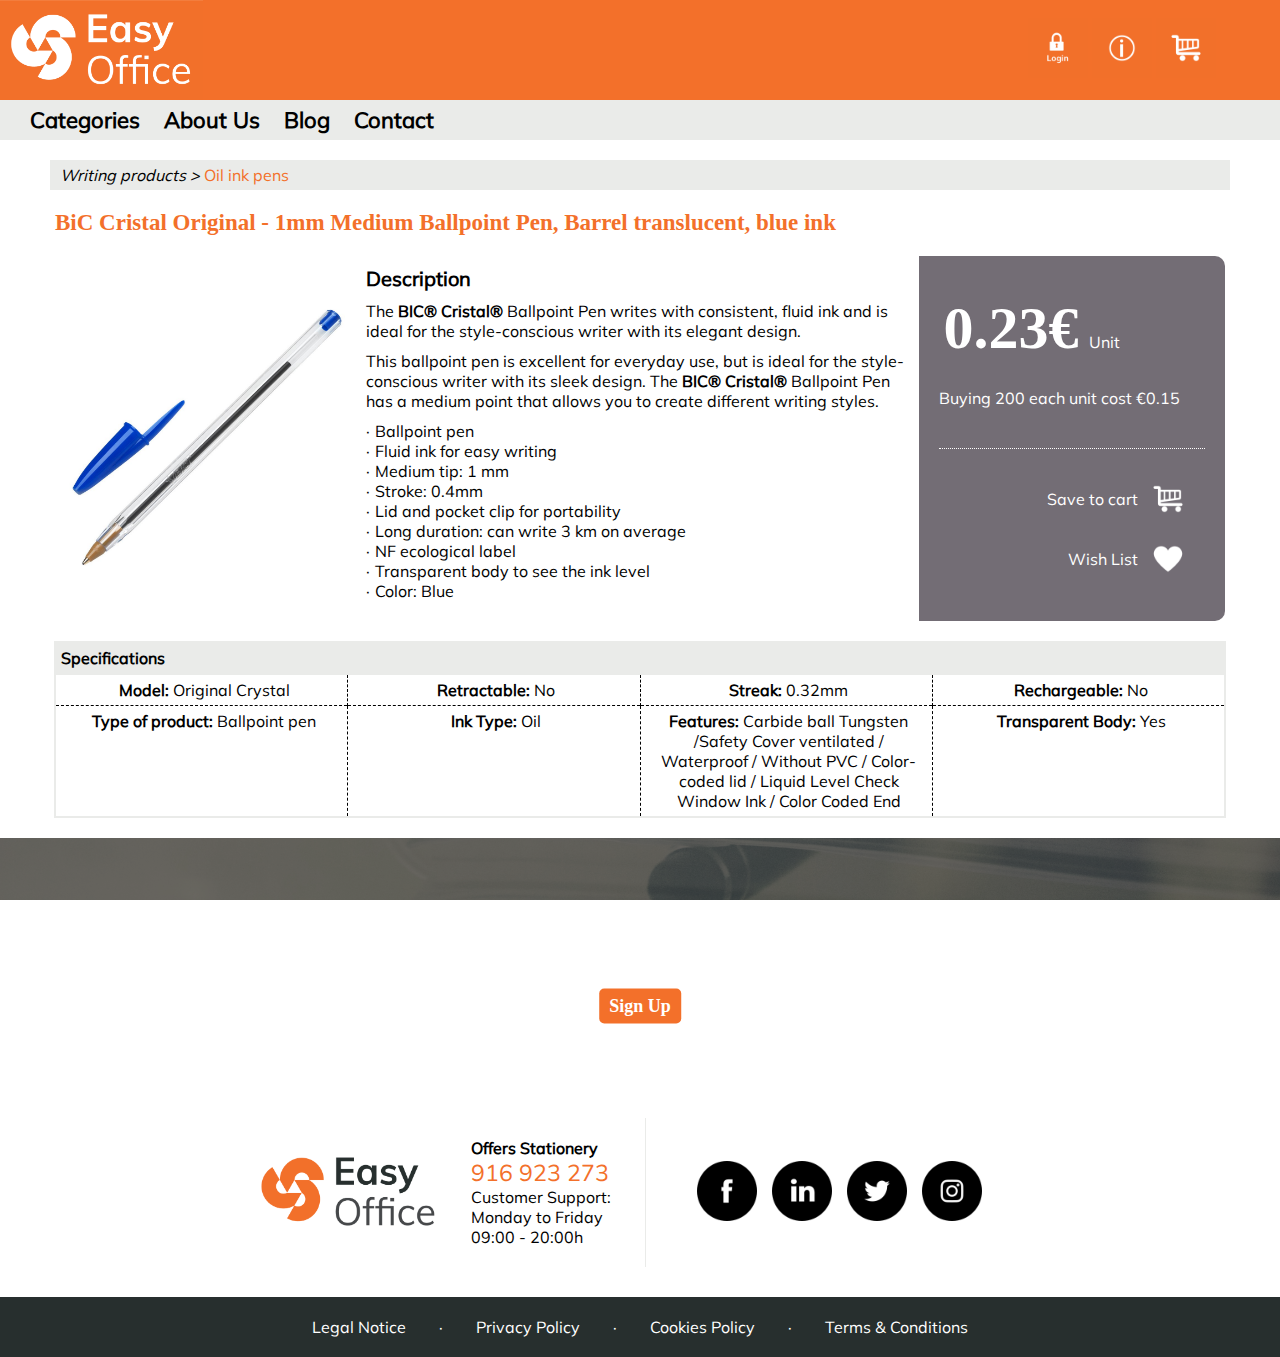
<file: 3rd CAA/2. Exercise/single-product.html>
<!DOCTYPE html>
<html lang="en-US">
    <head>
        <meta charset="utf-8">
        <meta name="author" content="Alejandro Pérez Bueno">
        <meta name="description" content="A simple site selling office supplies">
        <meta name="keywords" content="HTML, CSS, pen, office, store, easyoffice, ">
        <title>Easy Office - Search Results</title>
        <link rel="stylesheet" href="./css/styles.css">
        <link rel="icon" type="image/x-icon" href="./img/favicon.png">
    </head>
    <body>
        <a id="skip-link" class="screen-reader-text" href="#main" title="Skip to content link">Skip to Content</a>
        <header>
            <a title="Go to Homepage" href="./product-list.html"><img class="header-image" src="./img/logo-bg-color.png" alt="Header Image"></a>
            <div class="header-button">
                <a class="header-button-login" href="#" title="Log In or Sign Up"></a>
                <a class="header-button-about" href="#" title="About Us"></a>
                <a class="header-button-cart" href="#" title="View your Cart"></a>
            </div>
        </header>
        <nav>
            <ul>
                <li><a title="View Categories" href="#">Categories</a></li>
                <li><a title="About Us Page" href="#">About Us</a></li>
                <li><a title="Blog Site" href="#">Blog</a></li>
                <li><a title="Contact Information" href="#">Contact</a></li>
            </ul>
        </nav>
        <p class="category"><em>Writing products &gt;</em> <span class="orange">Oil ink pens</span></p>
        <h1 class="product-header"><a class="result-link" href="./single-product.html" title="See BiC Cristal Original">BiC Cristal Original - 1mm Medium Ballpoint Pen, Barrel translucent, blue ink</a></h1>
        <div class="big-result" id="main">
            <div class="result-image">
                <img src="./img/BIC-Cristal-original.jpg" alt="Image of BiC pen with a blue cap, original design" title="BiC Cristal Original pen">
            </div>
            <div class="result-body">
                <p><strong>Description</strong></p>
                <p>The <strong>BIC&reg; Cristal&reg;</strong> Ballpoint Pen writes with consistent, fluid ink and is ideal for the style-conscious writer with its elegant design.</p>
                <p>This ballpoint pen is excellent for everyday use, but is ideal for the style-conscious writer with its sleek design. The <strong>BIC&reg; Cristal&reg;</strong> Ballpoint Pen has a medium point that allows you to create different writing styles.</p>
                <ul class="result-features">
                    <li>Ballpoint pen</li>
                    <li>Fluid ink for easy writing</li>
                    <li>Medium tip: 1 mm</li>
                    <li>Stroke: 0.4mm</li>
                    <li>Lid and pocket clip for portability</li>
                    <li>Long duration: can write 3 km on average</li>
                    <li>NF ecological label</li>
                    <li>Transparent body to see the ink level</li>
                    <li>Color: Blue</li>
                </ul>
            </div>
            <div class="result-price">
                <span class="price">0.23&euro;</span>
                <p>Buying 200 each unit cost &euro;0.15</p>
                <div class="hl"></div> 
                <div class="result-action">
                    <p>Save to cart</p>
                    <a class="result-cart" href="#" title="Save to Cart"></a>
                    <p>Wish List</p>
                    <a class="result-heart" href="#" title="Add to Wish List"></a>
                </div>
            </div>
        </div>
        <table>
            <thead>
                <tr>
                    <th colspan="4">Specifications</th>
                </tr>
            </thead>
            <tbody>
                <tr>
                    <td><strong>Model:</strong> Original Crystal</td>
                <td><strong>Retractable:</strong> No</td>
                    <td><strong>Streak:</strong> 0.32mm</td>
                    <td><strong>Rechargeable:</strong> No</td>
                </tr>
                <tr>
                    <td><strong>Type of product:</strong> Ballpoint pen</td>
                    <td><strong>Ink Type:</strong> Oil</td>
                    <td><strong>Features:</strong> Carbide ball Tungsten /Safety Cover ventilated / Waterproof / Without PVC / Color-coded lid / Liquid Level Check Window Ink / Color Coded End</td>
                    <td><strong>Transparent Body:</strong> Yes</td>
                </tr>
            </tbody>
        </table>
        <div class="signup-section">
            <p>Sign up for our newsletter and get gifts and special discounts!</p>
            <a href="#" title="Sign Up">Sign Up</a>
        </div>
        <footer>
            <div class="footer-contact">
                <img src="./img/logo-bg-white.png" alt="Easy Office Logo with white background">
                <div class="footer-info">
                    <p class="footer-title">Offers Stationery</p>
                    <a href="tel:916923273" title="Call Us" class="footer-phone">916 923 273</a>
                    <p>Customer Support:<br>Monday to Friday<br><time>09:00</time> - <time>20:00</time>h</p>
                </div>
                <div class="vl"></div>
                <ul class="footer-social">
                    <li><a target="_blank" class="footer-facebook" title="Facebook" href="https://www.facebook.com/easyoffice"></a></li>
                    <li><a target="_blank" class="footer-linkedin" title="LinkedIn" href="https://www.linkedin.com/in/easyoffice"></a></li>
                    <li><a target="_blank" class="footer-twitter" title="Twitter" href="https://www.twitter.com/easyoffice"></a></li>
                    <li><a target="_blank" class="footer-instagram" title="Instagram" href="https://www.instagram.com/easyoffice"></a></li>
                </ul>
            </div>
            <ul class="footer-policy">
                <li><a title="Legal Notice Button" href="#">Legal Notice</a></li>
                <li><a title="Privacy Policy Button" href="#">Privacy Policy</a></li>
                <li><a title="Cookies Policy Buttom" href="#">Cookies Policy</a></li>
                <li><a title="Terms and Conditions Button" href="#">Terms & Conditions</a></li>
            </ul>
        </footer>
    </body>
</html>
</file>
<file: Practical/css/style.css>
@font-face
{
    font-family: "Epilogue";
    src: url("../fonts/Epilogue-VariableFont_wght.woff2") format(woff2);
    font-weight: normal;
    font-style: normal;
}

@font-face
{
    font-family: "Epilogue";
    src: url("../fonts/Epilogue-Italic-VariableFont_wght.woff2") format(woff2);
    font-weight: normal;
    font-style: italic;
}

@font-face
{
    font-family: "Courgette";
    src: url("../fonts/Courgette-Regular.woff2") format(woff2);
    font-weight: normal;
    font-style: normal;
}

*,
*::after,
*::before
{
    margin: 0;
    padding: 0;
    box-sizing: inherit;
}

footer li
{
    list-style-type: none;
}

html, body, iframe
{
    font-family: Epilogue;
    background-color: #FDF0E9;
    width: 100%;
    color: #28293E;
}

h1
{
    font-size: 3rem;
}

h2
{
    font-size: 2.6rem;
}

h2.left
{
    padding-right: 50rem;
}

p, h1, h2, h3
{
    margin-top: 1.3rem;
    margin-bottom: 1.3rem;
}

h1.italic, h2.italic
{
    font-family: Courgette;
}

p
{
    font-size: 1.2rem;
}

img
{
    max-width: 100%;
    max-height: 100%;
}

.border
{
    border: 1px solid black;
}

.underline
{
    text-decoration: underline;
}

.container
{
    overflow: hidden;
    width: 1170px;
    margin: 0 auto 0 auto;
    padding: 2rem;
}

header .container
{
    padding-top: 0;
    padding-bottom: 0;
}

.screen-reader-text
{
    height: 0;
    width: 0;
    margin: -1px;
    overflow: hidden;
    position: absolute;
}

/* Buttons */
.button
{
    line-height: 1rem;
    padding: 0.7rem 1.5rem 0.7rem 1.5rem;
    border-radius: 5px;
}

.button, .button a, .bold, th, tr > td:first-child
{
    font-weight: bold;
}

.white.button:hover, .white.button:active, .white.button:focus,
.red.button:hover, .red.button:active, .red.button:focus,
.contact div a:hover, .contact div a:active, .contact div a:focus
{
    transition: background-color 200ms linear;
    background-color: black;
    color: white;
}

/* Colors combinations for different areas based on class */
.red, .red a
{
    color: #C43721;
}

a.red
{
    text-decoration: underline;
    font-weight: bold;
}

.circle
{
    transition: background-color 200ms linear;
    background-color: #C43721;
    border-radius: 20rem;
    text-align: center;
    width: 50px;
    height: 50px;
    line-height: 53px;
    display: block;
}

.darkblue .red
{
    color: #EF6D58;
}

.darkblue, .darkblue a
{
    color: white;
    background-color: #28293E;
    transition: background-color 200ms linear;
}

section.red
{
    color: white;
    background-color: #EF6D58;
    transition: background-color 200ms linear;
}

.red.button
{
    text-decoration: none;
    color: white;
    background-color: #C43721;
    transition: background-color 200ms linear;
}

.white.button
{
    color: black;
    background-color: white;
    transition: background-color 200ms linear;
}

/* Font processing */
.italic
{
    font-style: italic;
}

.pre, .button
{
    text-transform: uppercase;
}

.pre.red
{
    padding-bottom: 1rem;
}

/* Header and subheader */
header
{
    position: sticky;
    top: 0;
    z-index: 999;
}

header .container
{
    display: flex;
    height: 4rem;
    gap: 2rem;
    align-items: center;
    justify-content: center;
}

header img, nav ul
{
    padding-right: 6rem;
}

nav
{
    height: 100%;
}

nav ul
{
    text-align: center;
    display: grid;
    grid-template-columns: 1fr 1fr 1fr 1fr;
    gap: 5rem;
    padding-top: 8px;
}

header .button
{
    border-radius: 0;
}

nav, nav li, nav a
{
    line-height: 3rem;
    display: inline-block;
}

nav a:active, nav a:focus, nav a:hover
{
    color: white;
    border-bottom: 4px solid #EF6D58;
}

.subheader, .flower-bg.subheader
{
    position: relative;
    text-align: center;
    color: white;
}

.flower-bg.subheader
{
    text-align: left;
}

.flower-bg.subheader::before
{
    content: "";
    width: 100%;
    background-image: url(../img/blog-header-bg.jpg);
    background-size: 100%;
    filter: opacity(20%) drop-shadow(0 0 0 darkblue);
    height: 100%;
    position: absolute;
}

.flower-bg.subheader h1
{
    text-align: center;
    position: relative;
}

.flower-bg.subheader p
{
    text-align: center;
    position: relative;
}

.subheader p, .flower-bg.subheader p
{
    margin: 3rem 20rem 3rem 20rem;
}

/* Article Sections */
.title-and-description
{
    margin-top: 3rem;
    margin-bottom: 3rem;
    display: grid;
    grid-template-columns: 1fr 1fr;
}

.title-and-description h2
{
    padding-right: 4rem;
}

.title-and-description div
{
    padding-top: 2rem;
    padding-bottom: 2rem;
}

.image-gallery
{
    display: grid;
    gap: 2rem;
    grid-template-columns: 1fr 1fr;
    margin-top: 5rem;
    margin-bottom: 10rem;
}

.image-gallery img
{
    border-radius: 5px;
}

.image-gallery div
{
    display: grid;
    gap: 2rem;
    grid-template-columns: 1fr 1fr;
}

.columns
{
    display: grid;
    gap: 3rem;
    grid-template-columns: 1fr 1fr 1fr;
    margin-bottom: 3rem;
}

.columns ~ p, .center
{
    text-align: center;
}

.picturelist
{
    margin-top: 3rem;
    margin-bottom: 3rem;
    display: grid;
    grid-template-columns: 1fr 1fr 1fr 1fr;
    text-align: center;
    gap: 3rem;
}

.picturelist > *
{
    position: relative;
}

.picturelist .pic
{
    border-radius: 5px;
    border: 1px solid gray;
    height: 12rem;
    position: relative;
}

.picturelist img
{
    position: absolute;
    top: 50%;
    left: 50%;
    transform: translate(-50%, -50%);
}

.picturelist p
{
    line-height: 2rem;
    text-align: left;
}

.picturelist p::first-line
{
    font-size: 1.3rem;
    font-weight: bold;
}

.center h2
{
    padding-left: 21rem;
    padding-right: 21rem;
}

.quote
{
    background-color: #FDF0E9;
    color: #28293E;
    border-radius: 5px;
    margin: 2rem 17rem 2rem 17rem;
    padding: 2rem 3rem 1rem 3rem;
}

blockquote
{
    text-align: justify;
}

.description-and-image
{
    display: grid;
    grid-template-columns: 1fr 1fr;
}

.description-and-image div
{
    padding: 2rem;
}

.description-and-image p
{
    color: black;
    margin-bottom: 3rem;
}

.about-author
{
    display: grid;
    grid-template-columns: 1fr 3fr;
    margin-bottom: 3rem;
}

.about-author figure, .about-author div
{
    padding: 2rem;
}

.about-author figure
{
    border-right: 2px solid #F9E4D9;
}

.about-author figcaption
{
    padding-top: 1rem;
    line-height: 1.3rem;
    text-align: justify;
}

.about-author img
{
    border: 3px solid #C43721;
}

.text-with-images-right
{
    display: grid;
    gap: 2rem;
    grid-template-columns: 2.2fr 1fr;
}

.text-with-images-right figure
{
    padding: 2rem;
}

.in-brief p
{
    margin-right: 40%;
}

table
{
    line-height: 3rem;
    width: 90%;
    margin: auto;
    border-collapse: collapse;
    table-layout: fixed;
    border: 2px solid #EAEBE9;
    text-align: center;
}

th
{
    background-color: #27283C;
    color: white;
}

td
{
    background-color: white;
    width: 33%;
}

th:not(:last-child), td:not(:last-child)
{
    border-right: 1px solid #D3D3D9;
}

tr:not(:last-child)
{
    border-bottom: 1px solid #D3D3D9;
}

.note
{
    font-size: 0.9rem;
}

ul .category 
{
    line-height: 1rem;
    padding: 0.7rem 1.5rem 0.7rem 1.5rem;
    border-radius: 5px;
    display: inline-block;
    list-style-type: none;
    margin-left: 1rem;
}

.category a
{
    display: inline-block;
}

.contact-info
{
    margin-top: 3rem;
    display: grid;
    grid-template-columns: 1fr 1fr 1fr;
}

.contact-info > div
{
    padding: 2rem;
    border: 1px solid #F6DFD2;
}

.contact-info img
{
    width: 15px;
}

.contact-detail
{
    display: grid;
    grid-template-columns: 1fr 4fr;
}

/* Footer */
.contact
{
    margin: 3rem;
    display: grid;
    grid-template-columns: 1fr 1fr 1fr 1fr;
    padding-bottom: 3rem;
    border-bottom: 2px solid #F9E4D9;
}

.contact p
{
    margin-top: 0.5rem;
}

.contact li
{
    padding-top: 0.5rem;
}

.contact div ul
{
    display: flex;
    gap: 1rem;
}

.legal
{
    line-height: 1.5rem;
    display: grid;
    grid-template-columns: 1fr 1fr;
    margin: 2rem;
}

.legal ul
{
    margin-top: 2rem;
    text-align: right;
}

.legal li
{
    padding-left: 1rem;
    display: inline-block;
}

/* Links */
a, a:hover, a:focus, a:active
{
    color: black;
    text-decoration: none;
}

a:visited
{
    color: inherit;
}
</file>
<file: 1. Textual Web/2. Exercise/styles.css>
@font-face
{
    font-family: "Roboto";
    src: url("./fonts/Roboto-Regular.woff2") format(woff2);
    font-weight: normal;
    font-style: normal;
}

@font-face
{
    font-family: "Roboto";
    src: url("./fonts/Roboto-Italic.woff2") format(woff2);
    font-weight: normal;
    font-style: italic;
}

@font-face
{
    font-family: "Orbitron";
    src: url("./fonts/Orbitron-ExtraBold.woff2") format(woff2);
    font-weight: bold;
    font-style: normal;
}

html
{
    background-color: #bfbfbf;
    font-size: 16px;
    font-family: Roboto;
}

.page
{
    background-color: #ffffff;
    max-width: 1140px;
    margin: auto;
}

.header
{
    display: flex;
    font-family: Orbitron;
    background-image: url("./images/cabecera.png");
    height: 15rem;
    position: relative;
    text-align: center;
    color: white;
    line-height: 3;
}

.content
{
    padding: 30px;
}

.footer
{
    font-family: Orbitron;
    position: relative;
    font-weight: 900;
    height: 15rem;
    background-color: #000000;
    text-align: center;
    color: #ffffff;
    font-size: 1.1rem;
}

.navigation
{
    padding-left: 30px;
    padding-right: 30px;
    padding-bottom: 30px;
    display: flex;
    gap: 3px;
}

.nav_button
{
    flex: 1;
    line-height: 3;
    border: 2px solid #000000;
    background-color: #62BC00;
    color: #ffffff;
    font-size: 0.9rem;
    text-align: center;
}

.nav_button:hover
{
    text-decoration: none;
    color: #000000;
    background-color: #ffffff;
}

.underline
{
    width: 100%;
    height: 2em;
    border-bottom: 3px solid #62BC00;
}

.center
{
    margin: 0;
    position: absolute;
    top: 50%;
    left: 50%;
    transform: translate(-50%, -50%);
}

.list
{
    font-weight: bold;
    line-height: 3;
    font-size: 0.9em;
    color: #62BC00;
}

.list::before
{
    content: "\2022";
    font-weight: bold;
    font-size: 1.1rem;
    display: inline-block;
    color: black;
    width: 1em;
    margin-left: -1em;
}

.description
{
    color: #62BC00;
    font-weight: bold;
    line-height: 3;
}

.code
{
    padding: 30px 10em 50px 10em;
    border: 2px solid #000000;
    color: #ff0000;
}

img
{
    width: 100%;
}

h1
{
    position: absolute;
    top: 50%;
    left: 50%;
    transform: translate(-50%, -50%);
}

h2, h3, dt
{
    color: #62BC00;
}

a
{
    color: #62BC00;
    text-decoration: none;
    font-weight: bold;
}

a:hover
{
    color: #284d00;
    text-decoration: underline;
}

u
{
    font-style: italic;
}

p, li
{
    padding-right: 70px;
}

li
{
    list-style: none;
}

figcaption, em
{
    color: #949090;
}
</file>
<file: 1st CAA. Textual Web/2. Exercise/styles.css>
@font-face
{
    font-family: "Roboto";
    src: url("./fonts/Roboto-Regular.woff2") format(woff2);
    font-weight: normal;
    font-style: normal;
}

@font-face
{
    font-family: "Roboto";
    src: url("./fonts/Roboto-Italic.woff2") format(woff2);
    font-weight: normal;
    font-style: italic;
}

@font-face
{
    font-family: "Orbitron";
    src: url("./fonts/Orbitron-ExtraBold.woff2") format(woff2);
    font-weight: bold;
    font-style: normal;
}

html
{
    background-color: #bfbfbf;
    font-size: 16px;
    font-family: Roboto;
}

.page
{
    background-color: #ffffff;
    max-width: 1140px;
    margin: auto;
}

.header
{
    display: flex;
    font-family: Orbitron;
    background-image: url("./images/cabecera.png");
    height: 15rem;
    position: relative;
    text-align: center;
    color: white;
    line-height: 3;
}

.content
{
    padding: 30px;
}

.footer
{
    font-family: Orbitron;
    position: relative;
    font-weight: 900;
    height: 15rem;
    background-color: #000000;
    text-align: center;
    color: #ffffff;
    font-size: 1.1rem;
}

.navigation
{
    padding-left: 30px;
    padding-right: 30px;
    padding-bottom: 30px;
    display: flex;
    gap: 3px;
}

.nav_button
{
    flex: 1;
    line-height: 3;
    border: 2px solid #000000;
    background-color: #62BC00;
    color: #ffffff;
    font-size: 0.9rem;
    text-align: center;
}

.nav_button:hover
{
    text-decoration: none;
    color: #000000;
    background-color: #ffffff;
}

.underline
{
    width: 100%;
    height: 2em;
    border-bottom: 3px solid #62BC00;
}

.center
{
    margin: 0;
    position: absolute;
    top: 50%;
    left: 50%;
    transform: translate(-50%, -50%);
}

.list
{
    font-weight: bold;
    line-height: 3;
    font-size: 0.9em;
    color: #62BC00;
}

.list::before
{
    content: "\2022";
    font-weight: bold;
    font-size: 1.1rem;
    display: inline-block;
    color: black;
    width: 1em;
    margin-left: -1em;
}

.description
{
    color: #62BC00;
    font-weight: bold;
    line-height: 3;
}

.code
{
    padding: 30px 10em 50px 10em;
    border: 2px solid #000000;
    color: #ff0000;
}

img
{
    width: 100%;
}

h1
{
    position: absolute;
    top: 50%;
    left: 50%;
    transform: translate(-50%, -50%);
}

h2, h3, dt
{
    color: #62BC00;
}

a
{
    color: #62BC00;
    text-decoration: none;
    font-weight: bold;
}

a:hover
{
    color: #284d00;
    text-decoration: underline;
}

u
{
    font-style: italic;
}

p, li
{
    padding-right: 70px;
}

li
{
    list-style: none;
}

figcaption, em
{
    color: #949090;
}
</file>
<file: 2nd CAA/2. Exercise/css/style.css>
*,
*::after,
*::before
{
    margin: 0;
    padding: 0;
    box-sizing: inherit;
}

html
{
    font-size: 10px;
    max-width: 1200px;
    width: 80vw;
    font-family: Arial;
    margin-left: auto;
    margin-right: auto;
}

.screen-reader-text
{
    height: 0;
    width: 0;
    margin: -1px;
    overflow: hidden;
    position: absolute;
}

p,
q,
a,
dd,
ul
{
    font-family: Georgia;
}

header
{
    position: relative;
    background-image: url(../img/header.jpg);
    background-position: left 25%;
    background-size: cover;
    border-radius: 1.5rem;
    height: 10rem;
}

h1
{
    width: 90%;
    position: absolute;
    top: 50%;
    left: 50%;
    transform: translate(-50%, -50%);
    font-size: 3.5rem;
    color: white;
    text-align: center;
}

nav
{
    height: 6.5rem;
    background-color: #e9791a;
    border-radius: 1.5rem;
    position: relative;
    text-align: center;
}

nav ul
{
    width: 100%;
    list-style-type: none;
    position: absolute;
    top: 50%;
    left: 50%;
    transform: translate(-50%, -50%);
}

nav li
{
    display: inline-block;
    width: 6rem;
    text-align: center;
}

nav li:not(:last-child)
{
    margin-right: 0.6rem;
}

nav a
{
    display: inline-block;
    line-height: 3.5rem;
    width: 100%;
    height: 100%;
    font-weight: bold;
    color: white;
    border: 0.1rem solid #4433ff;
    background-color: #4433ff;
    border-radius: 0.5rem;
    text-decoration: none;
}

nav a:focus,
nav a:hover,
nav a:active
{
    outline: none;
    color: #e9791a;
    background-color: white;
}

h2,
h3
{
    margin: 1.5rem;
}

h2
{
    font-size: 2.2rem;
    color: #077ce6;
}

h3
{
    font-size: 1.7rem;
    color: #11b2e6;
    text-decoration-line: underline;
    text-decoration-thickness: 0.2rem;
}

.author
{
    font-size: 1rem;
    margin-top: 2rem;
    margin-bottom: 2rem;
    text-align: right;
    margin-right: 0;
}

.author span
{
    color: #e9791a;
    font-weight: bold;
}

h2 ~ p
{
    text-align: justify;
    margin-top: 1rem;
    margin-bottom: 2rem;
    margin-left: 9rem;
    margin-right: 11rem;
    font-size: 1.1rem;
}

section.border
{
    margin-top: 1rem;
    border: 0.1rem solid black;
    border-radius: 1.5rem;
    overflow: auto;
}

blockquote
{
    position: relative;
    margin-top: 1.5rem;
    margin-bottom: 1.5rem;
    padding-top: 1rem;
    padding-left: 3rem;
    padding-right: 16rem;
}

blockquote::before
{
    position: absolute;
    content: open-quote;
    top: 0;
    left: 0;
    transform: translate(-65%, -25%);
    font-size: 4.5rem;
    color: #11b2e6;
}

p,
blockquote
{
    margin: 0.8rem;
    text-indent: 3rem;
}

h2 ~ p,
blockquote,
em
{
    font-style: italic;
    font-family: Georgia;

}

dl
{
    margin-left: 7rem;
}

dd
{
    padding-left: 2.5rem;
    text-indent: -2rem;
    padding-right: 16rem;
    padding-top: 0.6rem;
    padding-bottom: 1rem;
    line-height: 1.5rem;
}

dt
{
    font-weight: bold;
}

.list,
.list_nest1
{
    margin: 1rem 1rem 1rem 4rem;
}

.list_nest1
{
    list-style-type: square;
}

li.atom
{
    list-style-type: none;
}

li.atom::before
{
    content: "\269B";
    font-weight: bold;
    padding-right: 0.2rem;
}

figure img
{
    margin: 0 auto;
    display: block;
    width: 45%;
}

figcaption
{
    text-align: center;
    margin-bottom: 1rem;
}

span.underline
{
    text-decoration: underline;
    text-decoration-style: dotted;
}

h3 span.underline
{
    text-underline-offset: 0.3rem;
}

footer
{
    display: flex;
    height: 7rem;
    font-size: 1rem;
    overflow: hidden;
    color: white;
    background-color: #4433ff;
    border-radius: 1.5rem;
    align-items: center;
    justify-content: center;
    flex-direction: column;
}

footer p
{
    text-indent: 0;
    margin: 0;
    margin-top: 0.5rem;
    margin-bottom: 0.5rem;
    width: 85%;
    font-size: 0.9rem;
    text-align: center;
}

footer a
{
    color: white;
}
</file>
<file: U2. HTML and CSS basics/2-first_css_js/style.css>
html {
	background-color: green;
	font-size: 20px;
}

ul {
	background: red;
	padding: 10px;
	border: 1px solid black;
}

li {
	margin-left: 20px;
}
</file>
<file: 3rd CAA/2. Exercise/css/styles.css>
@font-face
{
    font-family: "Mulish";
    src: url("../fonts/Mulish-VariableFontWeight.woff2") format(woff2);
    font-weight: normal;
    font-style: normal;
}

*,
*::after,
*::before
{
    margin: 0;
    padding: 0;
    box-sizing: inherit;
}

.screen-reader-text
{
    height: 0;
    width: 0;
    margin: -1px;
    overflow: hidden;
    position: absolute;
}

body
{
    width: 100%;
    margin: 0 auto 0 auto;
    font-family: 'Mulish';
}

h1
{
    font-size: 32px;
}

.result-header span
{
    padding-left: 10px;
    font-size: 22px;
}

h1, .result-link, .sidebar a, .price, .pager-n, .signup-section a
{
    font-family: 'Open Sans';
    font-stretch: condensed;
}

header
{
    position: relative;
    height: 100px;
}

img
{
    max-height: 100%;
    max-width: 100%;
}

.header-button
{
    position: absolute;
    top: 50%;
    right: 5%;
    transform: translateY(-50%);
}

nav
{
    position: relative;
    height: 40px;
}

nav, .category
{
    background-color: #EAEBE9;
}

nav ul
{
    height: 100%;
    padding-left: 10px;
    position: absolute;
    list-style-type: none;
    top: 50%;
    transform: translateY(-50%);
}

nav li
{
    padding-left: 20px;
    display: inline-block;
}

nav a
{
    display: inline-block;
    line-height: 40px;
    font-weight: bold;
}

nav a, .sidebar a
{
    font-size: 22px;
}

header
{
    background-color: #F3702A;
}

nav a:hover, nav a:active, nav a:focus,
.sidebar a, .sidebar a:hover::after, .sidebar a:focus::after, .sidebar a:active::after,
.orange,
.result-link,
.footer-phone
{
    color: #F3702A;
}

.result-header
{
    margin-top: 10px;
    margin-bottom: 10px;
    padding-left: 15px;
    font-weight: normal;
}

.page
{
    display: grid;
    grid-template-columns: 1fr 4fr;
}

#main, h1, .category, table
{
    min-width: 400px;
    max-width: 1170px;
    margin: 20px auto 20px auto;
}

.category
{
    padding-left: 10px;
    line-height: 30px;
}

.pen-result
{
    overflow: hidden;
    border-radius: 10px;
    border: 1px solid #736D75;
    display: grid;
    grid-template-columns: 0.8fr 2fr 1fr;
}

.big-result
{
    display: grid;
    overflow: hidden;
    border-radius: 10px;
    grid-template-columns: 1.1fr 2fr 1.1fr;
    height: auto;
    border: none;
}

.pen-result:not(:last-child)
{
    margin-bottom: 30px;
}

.result-image
{
    margin: 15px;
    position: relative;
}

.result-image img
{
    position: absolute;
    top: 50%;
    left: 50%;
    transform: translate(-50%, -50%);
}

.result-price
{
    padding-left: 20px;
    padding-right: 20px;
    position: relative;
    color: white;
    background-color: #736D75;
}

.big-result .result-price
{
    display: flex;
    justify-content: center;
    flex-direction: column;
    gap: 20px;
}

.big-result .result-action
{
    display: grid;
    text-align: right;
    grid-template-columns: 3fr 1fr;
    line-height: 60px;
}

.pen-result .result-cart
{
    position: absolute;
    right: 5%;
    bottom: 5%;
}

.pen-result .price
{
    position: absolute;
    top: 5%;
    right: 5%;
}

.price
{
    margin: 5px;
    font-size: 60px;
    font-weight: bold;
}

.big-result .price::after
{
    content: "Unit";
    padding-left: 10px;
    color: white;
    font-size: 16px;
    font-family: Mulish;
    font-weight: normal;
}

.sidebar
{
    margin-right: 20px;
}

.sidebar li
{
    position: relative;
    list-style-type: none;
    border-bottom: 1px dotted black;
}

.sidebar li:first-child
{
    border-top: 1px dotted black;
}

.sidebar a::after
{
    position: absolute;
    right: 5%;
    content: "\271A";
    font-size: inherit;
    font-weight: inherit;
}

.sidebar a
{
    display: block;
    line-height: 40px;
    padding-left: 5px;
    font-weight: bold;
}

.pager
{
    margin-top: 50px;
    margin-bottom: 50px;
    text-align: center;
    display: flex;
    justify-content: center;
    align-items: center;
}

.pager a
{
    line-height: 50px;
    display: block;
}

.pager-n
{
    width: 60px;
    font-size: 18px;
    font-weight: bold;
}

.sidebar a:focus, .sidebar a:hover, .sidebar a:active,
.result-link:focus, .result-link:hover, .result-link:active,
.footer-phone:focus, .footer-phone:hover, .footer-phone:active,
.pager-n,
nav a
{
    color: black;
}

.result-body
{
    margin: 10px 5px 10px 5px;
}

.result-link
{
    font-weight: bold;
    font-size: 23px;
    display: block;
}

.result-features, .result-body p:not(:first-child)
{
    margin: 10px auto 10px auto;
}

.result-body p:first-child
{
    font-size: 20px;
}

.result-features
{
    list-style-type: none;
}

.result-features li::before
{
    content: "\00B7";
    padding-right: 5px;
}

table
{
    border-collapse: collapse;
    table-layout: fixed;
    border: 2px solid #EAEBE9;
    text-align: center;
}

thead
{
    border: 2px solid #EAEBE9;
    background-color: #EAEBE9;
}

th
{
    text-align: left;
    padding: 5px;
}

td
{
    vertical-align: top;
    padding: 5px 5px 5px 10px;
    width: 25%;
}

td:not(:last-child)
{
    border-right: 1px dashed black;
}

tr:not(:last-child)
{
    border-bottom: 1px dashed black;
}

.signup-section
{
    height: 250px;
    position: relative;
    color: white;
    font-weight: bold;
}

.signup-section::before
{
    content: "";
    width: 100%;
    background-image: url(../img/Black-Twist-Pen-on-Notebook-pexels-mohammad-danish.jpg);
    background-attachment: fixed;
    background-size: 100%;
    background-position: bottom;
    position: absolute;
    filter: contrast(50%) brightness(60%);
    height: 250px;
}

.signup-section p
{
    font-size: 30px;
    position: relative;
    text-align: center;
    top: 45%;
    left: 50%;
    transform: translate(-50%, -45%);
}

.signup-section a
{
    color: white;
    font-size: 18px;
    line-height: 35px;
    padding-left: 10px;
    padding-right: 10px;
    position: absolute;
    top: 70%;
    left: 50%;
    transform: translate(-50%, -70%);
    border-radius: 5px;
    background-color: #F3702A;
}

.signup-section a:hover, .signup-section a:active
{
    background-color: #EAEBE9;
    color: black;
}

.signup-section a:focus
{
    color: white;
    background-color: black;
}

.footer-contact
{
    width: 60%;
    margin: 30px auto 30px auto;
    align-items: center;
    display: grid;
    grid-template-columns: 1fr 1fr 0 2fr;
    gap: 10px;
}

.footer-social, .footer-info, .footer-contact img
{
    padding-top: 20px;
    padding-bottom: 20px;
}

.footer-info
{
    padding-left: 20px;
}

.footer-title
{
    font-weight: bold;
}

.footer-phone
{
    font-size: 23px;
}

.vl
{
    height: 100%;
    border-left: 1px solid #EAEBE9;
}

.hl
{
    margin-top: 20px;
    border-top: 1px dotted white;
}

.footer-social
{
    display: flex;
    justify-content: center;
    gap: 15px;
}

.footer-social li
{
    display: inline-block;
}

.footer-policy
{
    background-color: #272F2E;
    height: 60px;
    display: flex;
    justify-content: center;
}

.footer-policy li
{
    text-align: center;
    height: 100%;
    display: inline-block;
}

.footer-policy li:not(:first-child) a:before
{
    content: "\2219";
    padding-right: 30px;
    color: white;
}

.footer-policy a
{
    line-height: 60px;
    display: block;
    color: white;
}

.footer-policy li:not(:last-child) a
{
    padding-right: 30px;
}

.footer-policy a:hover, .footer-policy a:active, .footer-policy a:focus,
.pager-n:focus, .pager-n:hover, .pager-n:active,
.sidebar a::after
{
    color: #736D75;
}

a:hover, a:focus, a:active
{
    outline: none;
    background-position-y: -60px;
}

a
{
    text-decoration: none;
}

.header-button-login, .header-button-about, .header-button-cart,
.pager-prev, .pager-next, .result-cart, .result-heart,
.footer-facebook, .footer-linkedin, .footer-twitter, .footer-instagram
{
    display: inline-block;
    background-image: url(../img/sprite.png);
    height: 60px;
    width: 60px;
    background-size: 660px;
    background-repeat: no-repeat;
}

.footer-facebook
{
    background-position: 0 0;
}

.footer-linkedin
{
    background-position: -60px 0;
}

.footer-twitter
{
    background-position: -120px 0;
}

.footer-instagram
{
    background-position: -180px 0;
}

.header-button-login
{
    background-position: -240px 0;
}

.header-button-about
{
    background-position: -300px 0;
}

.header-button-cart
{
    background-position: -360px 0;
}

.result-cart
{
    background-position: -420px 0;
}

.result-heart
{
    background-position: -480px 0;
}

.pager-prev
{
    background-position: -540px 0;
}

.pager-next
{
    background-position: -600px 0;
}
</file>
